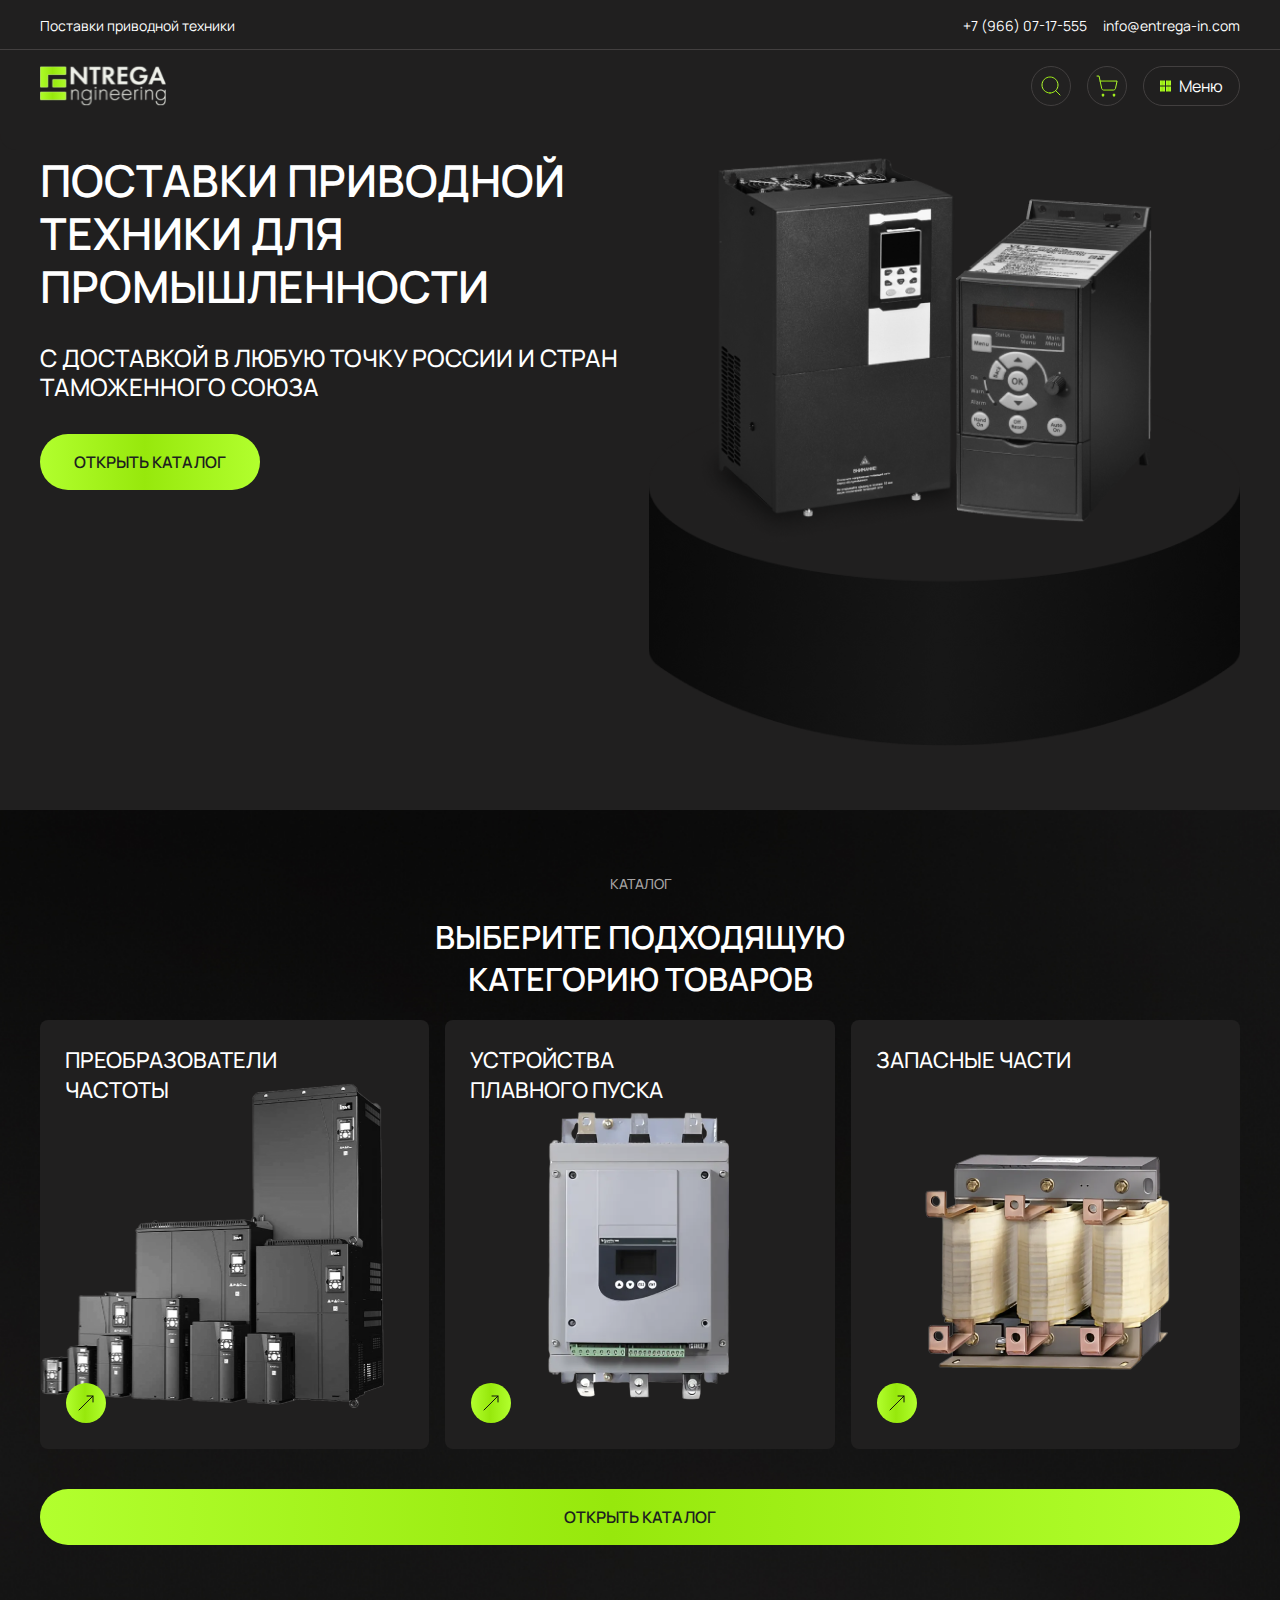
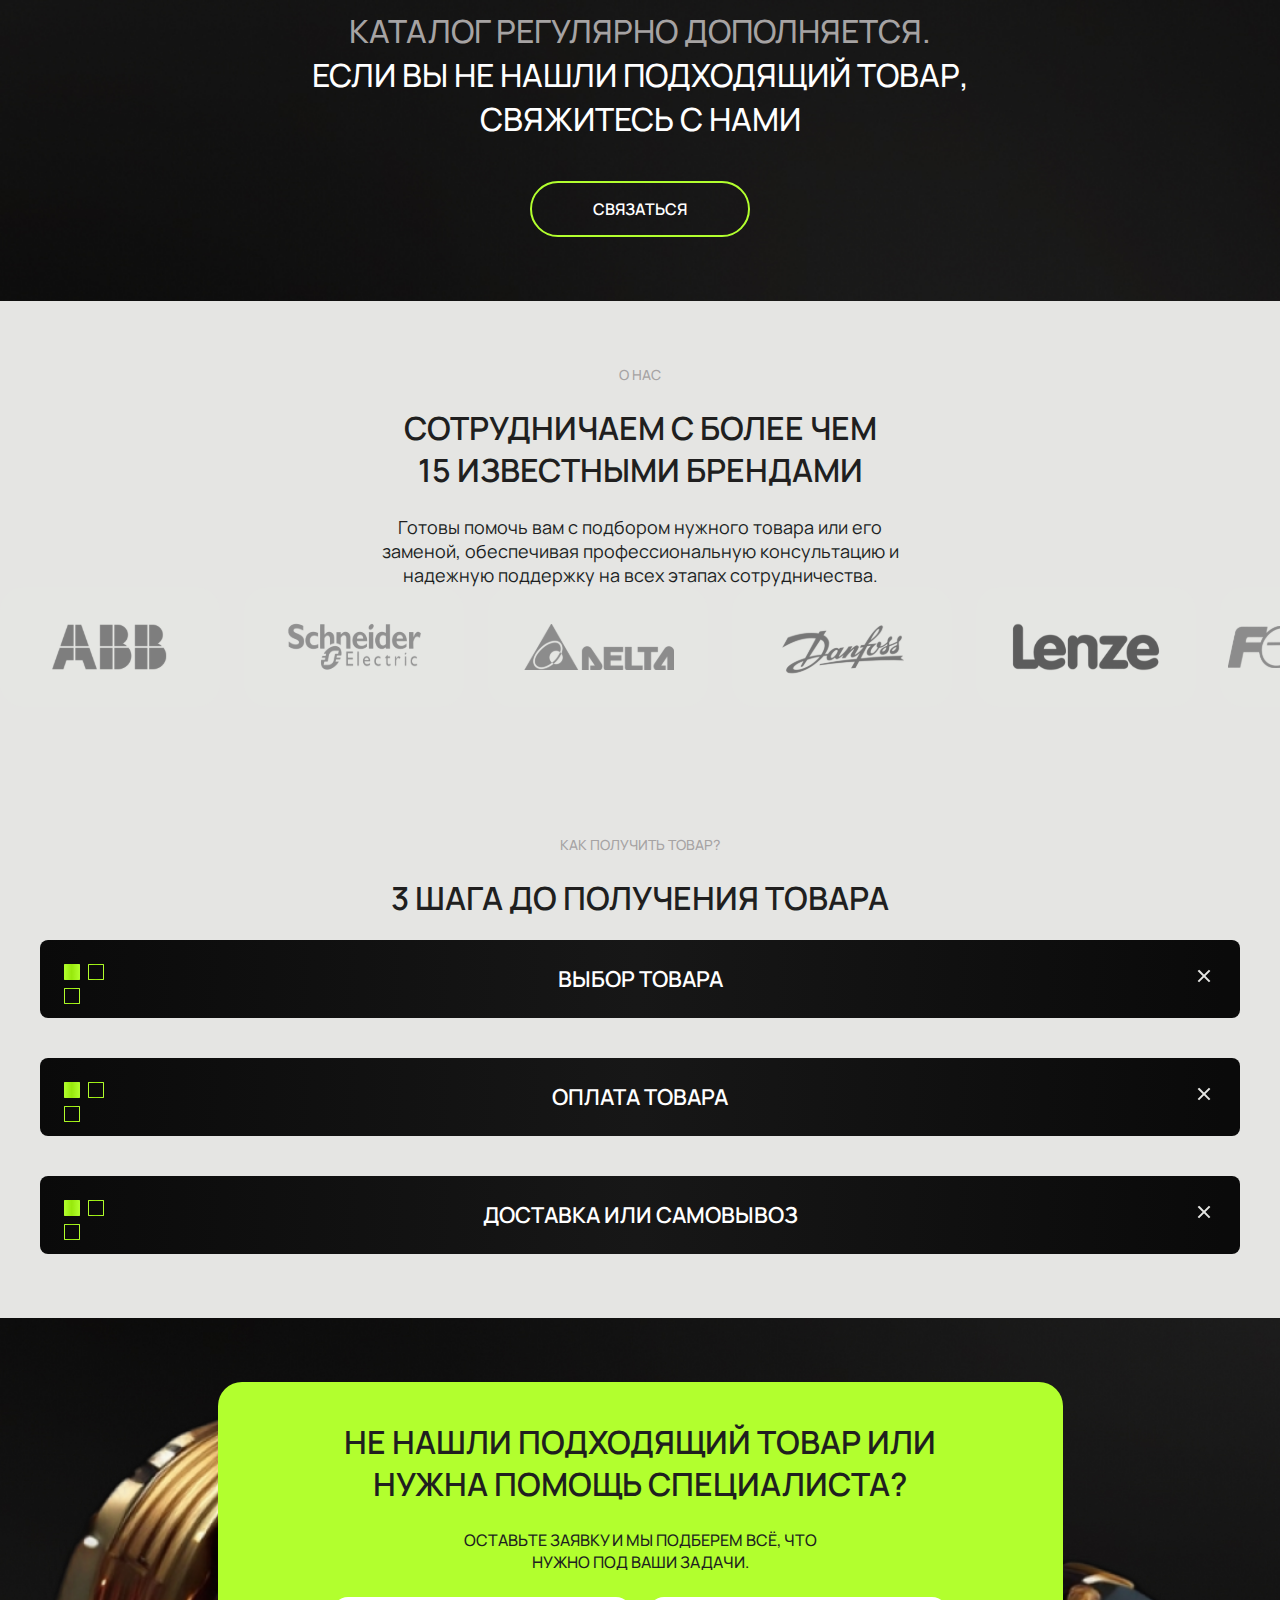
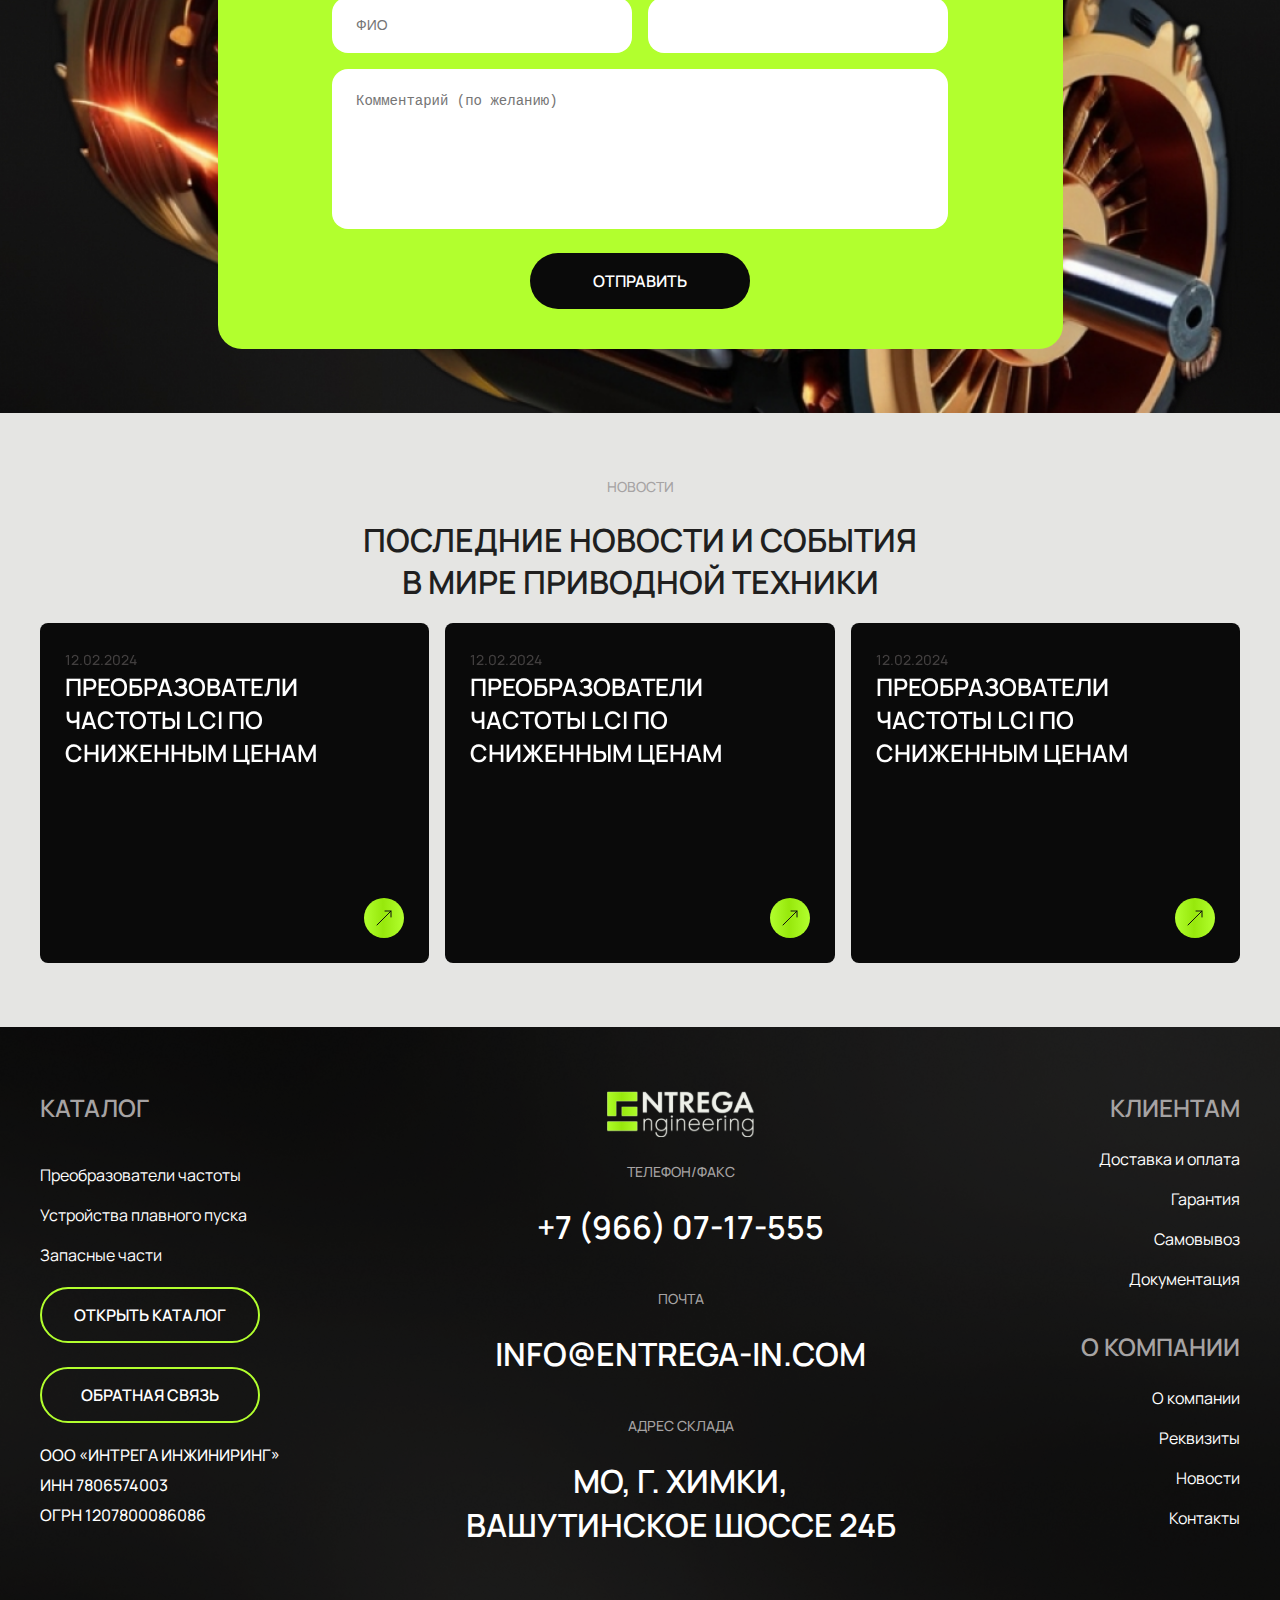
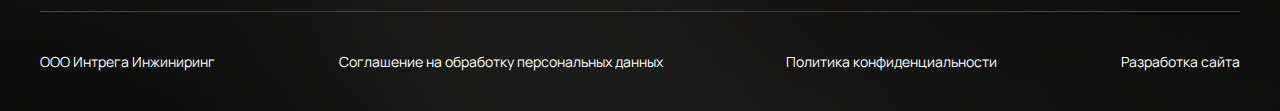
<file: wp-content/themes/верстка/entrega/index.html>
<!doctype html>
<html lang="ru">
<head>
    <meta charset="UTF-8">
    <meta name="viewport"
          content="minimum-scale=1,target-densitydpi=device-dpi,width=device-width,initial-scale=1,maximum-scale=1,user-scalable=no">
    <title>Title Here</title>
    <script src="https://api-maps.yandex.ru/2.1/?apikey=&lt;ваш API-ключ&gt;&amp;lang=ru_RU"></script>
    <script defer="defer" src="index.js"></script>
    <link href="main.css" rel="stylesheet">
</head>
<body>
<div class="wrapper">
    <header class="header">
        <div class="header__wrap">
            <div class="header__top">
                <div class="container"><span>Поставки приводной техники</span>
                    <div class="header__nav"><a href="delivery.html">Доставка и оплата</a><a href="about.html">О
                        компании</a><a href="contacts.html">Контакты</a></div>
                    <div class="header__contacts"><a class="header__contacts-tel" href="tel:+79660717555">+7 (966)
                        07-17-555</a><a class="header__contacts-mail" href="mailto:info@entrega-in.com">info@entrega-in.com</a>
                    </div>
                </div>
            </div>
            <div class="header__bottom">
                <div class="container"><a class="header__logo" href="/"><img src="icons/logo..svg" alt=""></a>
                    <div class="header__selects"><select class="mySelect">
                        <option value="">Преобразователи частоты</option>
                        <option value="">Преобразователи частоты</option>
                        <option value="">Преобразователи частоты</option>
                    </select><select class="mySelect">
                        <option value="">Устройства плавного пуска</option>
                        <option value="">Устройства плавного пуска</option>
                        <option value="">Устройства плавного пуска</option>
                    </select><select class="mySelect">
                        <option value="">Запасные части</option>
                        <option value="">Запасные части</option>
                        <option value="">Запасные части</option>
                    </select></div>
                    <div class="header__btns">
                        <button class="header__search"><img src="icons/search..svg" alt=""></button>
                        <button class="header__basket"><img src="icons/basket..svg" alt=""></button>
                        <button class="burger"><img src="icons/burger-icn..svg" alt=""><span>Меню</span></button>
                    </div>
                </div>
            </div>
        </div>
        <div class="overlay">
            <div class="main-menu">
                <button class="main-menu__close"><img src="icons/close..svg" alt=""></button>
                <div class="main-menu__wrap"><a href="">Каталог</a><a href="">О компании</a><a href="">Клиентам</a><a
                        href="">Новости</a><a href="">Контакты</a><a href="tel:+79660717555">+7 (966) 07-17-555</a>
                    <button class="btn btn--second open-modal">Связаться с нами</button>
                </div>
            </div>
        </div>
    </header>
    <main>
        <section class="main-block">
            <div class="container">
                <div class="main-block__wrap">
                    <div class="main-block__content"><h1 class="header__title">Поставки приводной техники для
                        промышленности</h1><span class="header__subtitle">с доставкой в любую точку России и стран Таможенного Союза</span><a
                            class="btn btn--main" href="/catalog.html">Открыть каталог</a></div>
                    <img src="images/main-pic..png" alt=""></div>
            </div>
        </section>
        <section class="catalog-block --dark">
            <div class="container">
                <div class="catalog-block__wrap"><span class="uptitle">Каталог</span>
                    <h2 class="title">Выберите подходящую<br>категорию товаров</h2>
                    <div class="catalog-block__wrap">
                        <div class="catalog-block__category"><a class="item" href=""><h3>Преобразователи<br>частоты</h3>
                        </a><a class="item" href=""><h3>Устройства<br>плавного пуска</h3></a><a class="item" href="">
                            <h3>запасные части</h3></a></div>
                    </div>
                    <a class="btn btn--main" href="">Открыть каталог</a>
                    <div class="catalog-block__footer"><span>Каталог регулярно дополняется. </span><span>Если вы не нашли подходящий товар,<br>свяжитесь с нами</span><a
                            class="btn btn--second open-modal">Связаться</a></div>
                </div>
            </div>
        </section>
        <section class="partners">
            <div class="container">
                <div class="partners__wrap"><span class="uptitle">О нас</span>
                    <h2 class="title">сотрудничаем с более чем<br>15 известными брендами</h2><span
                            class="partners__subtitle">Готовы помочь вам с подбором нужного товара или его заменой, обеспечивая профессиональную консультацию и надежную поддержку на всех этапах сотрудничества.</span>
                </div>
            </div>
            <div class="b-marquee-line">
                <div class="b-marquee-line__flow">
                    <div class="b-marquee-line__flow-in"><span class="b-marquee-line__flow-block"><img
                            class="b-marquee-line__flow-item" src="icons/logo 1..svg" alt=""><img
                            class="b-marquee-line__flow-item" src="icons/logo 2..svg" alt=""><img
                            class="b-marquee-line__flow-item" src="icons/logo 3..svg" alt=""><img
                            class="b-marquee-line__flow-item" src="icons/logo 4..svg" alt=""><img
                            class="b-marquee-line__flow-item" src="icons/logo 5..svg" alt=""><img
                            class="b-marquee-line__flow-item" src="icons/logo 6..svg" alt=""><img
                            class="b-marquee-line__flow-item" src="icons/logo 7..svg" alt=""><img
                            class="b-marquee-line__flow-item" src="icons/logo 8..svg" alt=""></span><span
                            class="b-marquee-line__flow-block"><img class="b-marquee-line__flow-item"
                                                                    src="icons/logo 9..svg" alt=""><img
                            class="b-marquee-line__flow-item" src="icons/logo 10..svg" alt=""><img
                            class="b-marquee-line__flow-item" src="icons/logo 11..svg" alt=""><img
                            class="b-marquee-line__flow-item" src="icons/logo 12..svg" alt=""><img
                            class="b-marquee-line__flow-item" src="icons/logo 13..svg" alt=""><img
                            class="b-marquee-line__flow-item" src="icons/logo 14..svg" alt=""><img
                            class="b-marquee-line__flow-item" src="icons/logo 15..svg" alt=""><img
                            class="b-marquee-line__flow-item" src="icons/logo 16..svg" alt=""></span></div>
                </div>
            </div>
        </section>
        <section class="steps">
            <div class="container">
                <div class="steps__wrap"><span class="uptitle">как получить товар?</span>
                    <h2 class="title">3 шага до получения товара</h2>
                    <div class="accordion-container steps__items">
                        <div class="ac item">
                            <button class="stes__close"><img src="icons/close..svg" alt=""></button>
                            <h3 class="ac-header ac-trigger">Выбор товара</h3>
                            <div class="ac-panel">
                                <div class="item__text"><p>Выберите товар из каталога и добавьте его в корзину.
                                    В корзине заполните форму обратной связи.</p>
                                    <p>В течении 30 минут с вами свяжется меннеджер, чтобы подтвертидь заказ и ответить
                                        на все инетерсующие вас вопросы.</p></div>
                                <a class="btn btn--second" href="">Открыть каталог</a><img class="item__icn"
                                                                                           src="images/icn1..png"
                                                                                           alt=""></div>
                        </div>
                        <div class="ac item">
                            <button class="stes__close"><img src="icons/close..svg" alt=""></button>
                            <h3 class="ac-header ac-trigger">Оплата товара</h3>
                            <div class="ac-panel">
                                <div class="item__text"><p>Выставляем счёт после оформления заказа и обсуждения всех
                                    условий доставки с меннеджером.</p></div>
                                <a class="btn btn--second" href="">Связаться</a><img class="item__icn"
                                                                                     src="images/icn1..png" alt="">
                            </div>
                        </div>
                        <div class="ac item">
                            <button class="stes__close"><img src="icons/close..svg" alt=""></button>
                            <h3 class="ac-header ac-trigger">Доставка или самовывоз</h3>
                            <div class="ac-panel">
                                <div class="item__text"><p>Точные сроки доставки в зависимости от выбранного способа или
                                    транспортной компанией. Стоимость доставки транспортной компании индивидуальна и
                                    будет рассчитана после оформления заказа.</p>
                                    <p>Самовывоз по адресу МО, г. Химки, Вашутинское шоссе 24Б</p></div>
                                <a class="btn btn--second" href="">Связаться</a><img class="item__icn"
                                                                                     src="images/icn1..png" alt="">
                            </div>
                        </div>
                    </div>
                </div>
            </div>
        </section>
        <section class="feedback">
            <div class="container">
                <div class="feedback__wrap"><h2 class="title">Не нашли подходящий товар или<br>нужна помощь специалиста?
                </h2><span
                        class="feedback__subtitle">Оставьте заявку и мы подберем всё, что<br>нужно под ваши задачи.</span>
                    <form class="feedback__form">
                        <div class="feedback__values"><input placeholder="ФИО"><input class="tel"><textarea
                                placeholder="Комментарий (по желанию)"></textarea></div>
                        <button class="btn btn--dark" type="submit">Отправить</button>
                    </form>
                </div>
            </div>
        </section>
        <section class="news-block">
            <div class="container">
                <div class="news-block__wrap"><span class="uptitle">Новости</span>
                    <h2 class="title">Последние новости и события<br>в мире приводной техники</h2>
                    <div class="swiper news-block__items">
                        <div class="swiper-wrapper"><a class="swiper-slide item" href=""><span class="item__date">12.02.2024</span>
                            <h3>Преобразователи частоты LCI по сниженным ценам</h3></a><a class="swiper-slide item"
                                                                                          href=""><span
                                class="item__date">12.02.2024</span>
                            <h3>Преобразователи частоты LCI по сниженным ценам</h3></a><a class="swiper-slide item"
                                                                                          href=""><span
                                class="item__date">12.02.2024</span>
                            <h3>Преобразователи частоты LCI по сниженным ценам</h3></a></div>
                    </div>
                </div>
            </div>
        </section>
    </main>
    <footer class="footer">
        <div class="container">
            <div class="footer__wrap">
                <div class="footer__block footer__block--catalog"><a class="footer__logo footer__logo--mobile"
                                                                     href=""><img src="icons/logo..svg" alt=""></a><h4
                        class="footer__title">Каталог</h4>
                    <div class="footer__links"><a href="">Преобразователи частоты</a><a href="">Устройства плавного
                        пуска</a><a href="">Запасные части</a></div>
                </div>
                <div class="footer__block footer__block--btns">
                    <div class="footer__btns"><a class="btn btn--second" href="">открыть каталог</a>
                        <button class="btn btn--second" href="">Обратная связь</button>
                    </div>
                </div>
                <div class="footer__block footer__block--list">
                    <ul class="footer__list">
                        <li>ООО «Интрега Инжиниринг»</li>
                        <li>ИНН 7806574003</li>
                        <li>ОГРН 1207800086086</li>
                    </ul>
                </div>
                <div class="footer__block footer__block--contacts"><a class="footer__logo footer__logo--desctop"
                                                                      href=""><img src="icons/logo..svg" alt=""></a>
                    <div class="footer__contacts">
                        <div class="footer__item"><span>Телефон/факс</span><a href="tel:+79660717555"> +7 (966)
                            07-17-555</a></div>
                        <div class="footer__item"><span>Почта</span><a href="mailto:info@entrega-in.com">info@entrega-in.com</a>
                        </div>
                        <div class="footer__item"><span>Адрес склада</span><a href="">МО, г. Химки,<br>Вашутинское шоссе
                            24Б</a></div>
                    </div>
                </div>
                <div class="footer__block footer__block--clients">
                    <div class="footer__item"><h4 class="footer__title">Клиентам</h4>
                        <div class="footer__links"><a href="">Доставка и оплата</a><a href="">Гарантия</a><a href="">Самовывоз</a><a
                                href="">Документация</a></div>
                    </div>
                    <div class="footer__item"><h4 class="footer__title">О компании</h4>
                        <div class="footer__links"><a href="">О компании</a><a href="">Реквизиты</a><a
                                href="">Новости</a><a href="">Контакты</a></div>
                    </div>
                </div>
            </div>
            <div class="footer__bottom"><a href="">ООО Интрега Инжиниринг</a><a href="">Соглашение на обработку
                персональных данных</a><a href="">Политика конфиденциальности</a><a href="">Разработка сайта</a></div>
        </div>
    </footer>
    <div class="vectors"></div>
</div>
</body>
</html>
</file>
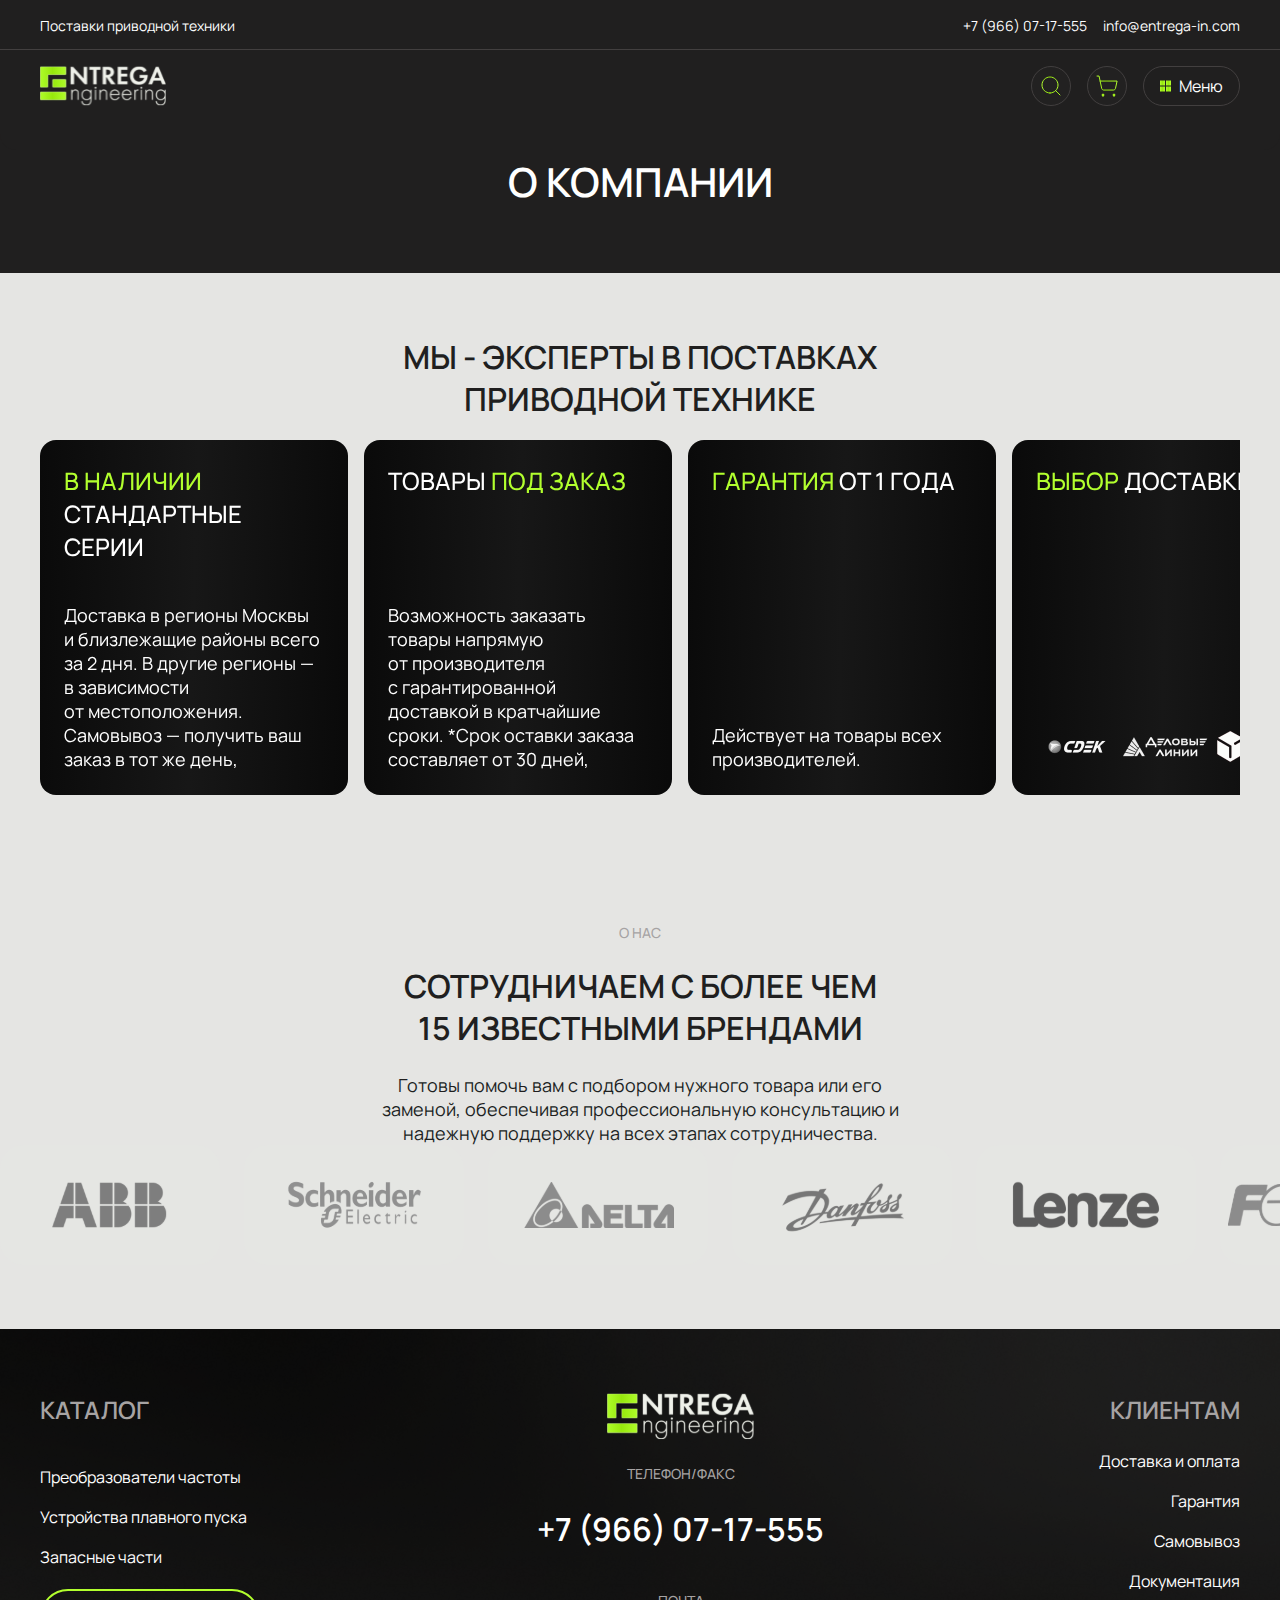
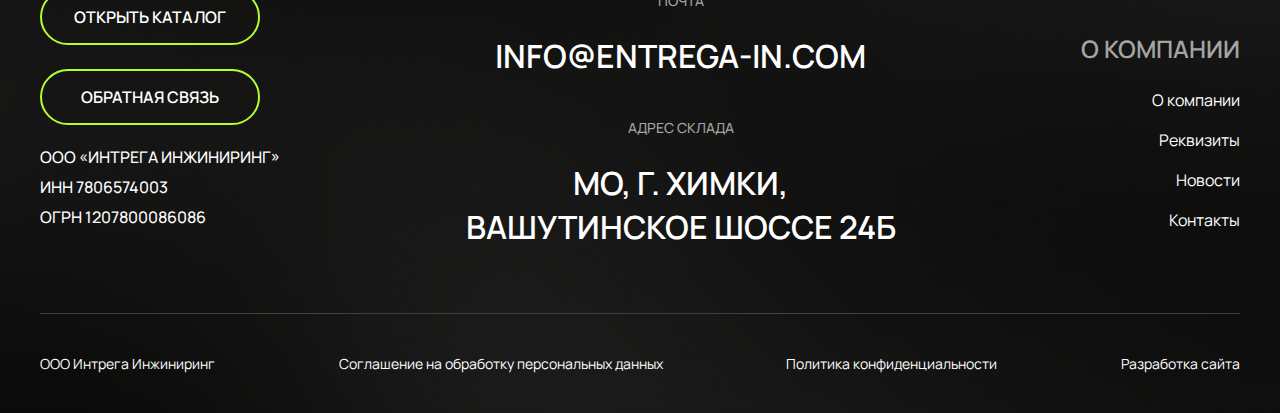
<file: wp-content/themes/верстка/entrega/about.html>
<!doctype html><html lang="ru"><head><meta charset="UTF-8"><meta name="viewport" content="minimum-scale=1,target-densitydpi=device-dpi,width=device-width,initial-scale=1,maximum-scale=1,user-scalable=no"><title>Title Here</title><script src="https://api-maps.yandex.ru/2.1/?apikey=&lt;ваш API-ключ&gt;&amp;lang=ru_RU"></script><script defer="defer" src="index.js"></script><link href="main.css" rel="stylesheet"></head><body><div class="wrapper"><header class="header"><div class="header__wrap"><div class="header__top"><div class="container"><span>Поставки приводной техники</span><div class="header__nav"><a href="delivery.html">Доставка и оплата</a><a href="about.html">О компании</a><a href="contacts.html">Контакты</a></div><div class="header__contacts"><a class="header__contacts-tel" href="tel:+79660717555">+7 (966) 07-17-555</a><a class="header__contacts-mail" href="mailto:info@entrega-in.com">info@entrega-in.com</a></div></div></div><div class="header__bottom"><div class="container"><a class="header__logo" href="/"><img src="icons/logo..svg" alt=""></a><div class="header__selects"><select class="mySelect"><option value="">Преобразователи частоты</option><option value="">Преобразователи частоты</option><option value="">Преобразователи частоты</option></select><select class="mySelect"><option value="">Устройства плавного пуска</option><option value="">Устройства плавного пуска</option><option value="">Устройства плавного пуска</option></select><select class="mySelect"><option value="">Запасные части</option><option value="">Запасные части</option><option value="">Запасные части</option></select></div><div class="header__btns"><button class="header__search"><img src="icons/search..svg" alt=""></button><button class="header__basket"><img src="icons/basket..svg" alt=""></button><button class="burger"><img src="icons/burger-icn..svg" alt=""><span>Меню</span></button></div></div></div></div><div class="overlay"><div class="main-menu"><button class="main-menu__close"><img src="icons/close..svg" alt=""></button><div class="main-menu__wrap"><a href="">Каталог</a><a href="">О компании</a><a href="">Клиентам</a><a href="">Новости</a><a href="">Контакты</a><a href="tel:+79660717555">+7 (966) 07-17-555</a><button class="btn btn--second open-modal">Связаться с нами</button></div></div></div></header><main><section class="first-section"><div class="container"><div class="about__wrap"><h1 class="title">О компании</h1></div></div></section><section class="about"><div class="container"><div class="about__wrap"><h2 class="title">Мы - эксперты в поставках<br>приводной технике</h2><div class="swiper about__items"><div class="swiper-wrapper"><div class="swiper-slide"><div class="item"><h3><span>в наличии</span> стандартные серии</h3><p>Доставка в регионы Москвы и близлежащие районы всего за 2 дня. В другие регионы — в зависимости от местоположения. Самовывоз — получить ваш заказ в тот же день,</p></div></div><div class="swiper-slide"><div class="item"><h3>товары <span>под заказ</span></h3><p>Возможность заказать товары напрямую от производителя с гарантированной доставкой в кратчайшие сроки. *Срок оставки заказа составляет от 30 дней,</p></div></div><div class="swiper-slide"><div class="item"><h3><span>Гарантия</span> от 1 года</h3><p>Действует на товары всех производителей.</p></div></div><div class="swiper-slide"><div class="item"><h3><span>ВЫБОР</span> ДОСТАВКИ</h3><div class="item__delivery"><img src="images/d1..png" alt=""><img src="images/d2..png" alt=""><img src="images/d3..png" alt=""></div></div></div></div></div></div></div></section><section class="partners"><div class="container"><div class="partners__wrap"><span class="uptitle">О нас</span><h2 class="title">сотрудничаем с более чем<br>15 известными брендами</h2><span class="partners__subtitle">Готовы помочь вам с подбором нужного товара или его заменой, обеспечивая профессиональную консультацию и надежную поддержку на всех этапах сотрудничества.</span></div></div><div class="b-marquee-line"><div class="b-marquee-line__flow"><div class="b-marquee-line__flow-in"><span class="b-marquee-line__flow-block"><img class="b-marquee-line__flow-item" src="icons/logo 1..svg" alt=""><img class="b-marquee-line__flow-item" src="icons/logo 2..svg" alt=""><img class="b-marquee-line__flow-item" src="icons/logo 3..svg" alt=""><img class="b-marquee-line__flow-item" src="icons/logo 4..svg" alt=""><img class="b-marquee-line__flow-item" src="icons/logo 5..svg" alt=""><img class="b-marquee-line__flow-item" src="icons/logo 6..svg" alt=""><img class="b-marquee-line__flow-item" src="icons/logo 7..svg" alt=""><img class="b-marquee-line__flow-item" src="icons/logo 8..svg" alt=""></span><span class="b-marquee-line__flow-block"><img class="b-marquee-line__flow-item" src="icons/logo 9..svg" alt=""><img class="b-marquee-line__flow-item" src="icons/logo 10..svg" alt=""><img class="b-marquee-line__flow-item" src="icons/logo 11..svg" alt=""><img class="b-marquee-line__flow-item" src="icons/logo 12..svg" alt=""><img class="b-marquee-line__flow-item" src="icons/logo 13..svg" alt=""><img class="b-marquee-line__flow-item" src="icons/logo 14..svg" alt=""><img class="b-marquee-line__flow-item" src="icons/logo 15..svg" alt=""><img class="b-marquee-line__flow-item" src="icons/logo 16..svg" alt=""></span></div></div></div></section></main><footer class="footer"><div class="container"><div class="footer__wrap"><div class="footer__block footer__block--catalog"><a class="footer__logo footer__logo--mobile" href=""><img src="icons/logo..svg" alt=""></a><h4 class="footer__title">Каталог</h4><div class="footer__links"><a href="">Преобразователи частоты</a><a href="">Устройства плавного пуска</a><a href="">Запасные части</a></div></div><div class="footer__block footer__block--btns"><div class="footer__btns"><a class="btn btn--second" href="">открыть каталог</a><button class="btn btn--second" href="">Обратная связь</button></div></div><div class="footer__block footer__block--list"><ul class="footer__list"><li>ООО «Интрега Инжиниринг»</li><li>ИНН 7806574003</li><li>ОГРН 1207800086086</li></ul></div><div class="footer__block footer__block--contacts"><a class="footer__logo footer__logo--desctop" href=""><img src="icons/logo..svg" alt=""></a><div class="footer__contacts"><div class="footer__item"><span>Телефон/факс</span><a href="tel:+79660717555"> +7 (966) 07-17-555</a></div><div class="footer__item"><span>Почта</span><a href="mailto:info@entrega-in.com">info@entrega-in.com</a></div><div class="footer__item"><span>Адрес склада</span><a href="">МО, г. Химки,<br>Вашутинское шоссе 24Б</a></div></div></div><div class="footer__block footer__block--clients"><div class="footer__item"><h4 class="footer__title">Клиентам</h4><div class="footer__links"><a href="">Доставка и оплата</a><a href="">Гарантия</a><a href="">Самовывоз</a><a href="">Документация</a></div></div><div class="footer__item"><h4 class="footer__title">О компании</h4><div class="footer__links"><a href="">О компании</a><a href="">Реквизиты</a><a href="">Новости</a><a href="">Контакты</a></div></div></div></div><div class="footer__bottom"><a href="">ООО Интрега Инжиниринг</a><a href="">Соглашение на обработку персональных данных</a><a href="">Политика конфиденциальности</a><a href="">Разработка сайта</a></div></div></footer><div class="vectors"></div></div></body></html>
</file>
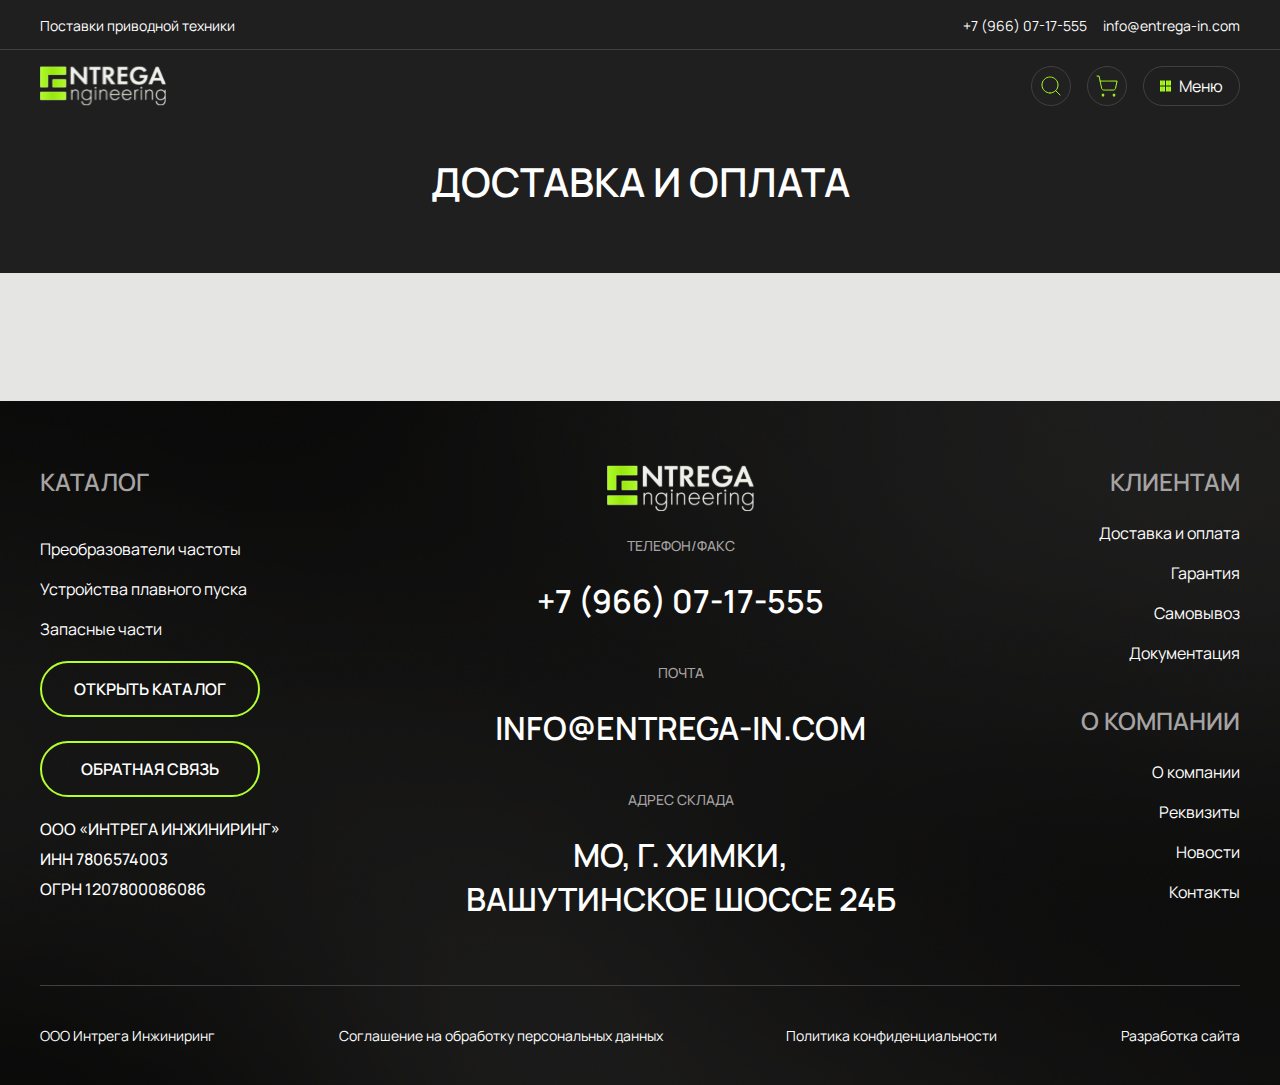
<file: wp-content/themes/верстка/entrega/basket.html>
<!doctype html><html lang="ru"><head><meta charset="UTF-8"><meta name="viewport" content="minimum-scale=1,target-densitydpi=device-dpi,width=device-width,initial-scale=1,maximum-scale=1,user-scalable=no"><title>Title Here</title><script src="https://api-maps.yandex.ru/2.1/?apikey=&lt;ваш API-ключ&gt;&amp;lang=ru_RU"></script><script defer="defer" src="index.js"></script><link href="main.css" rel="stylesheet"></head><body><div class="wrapper"><header class="header"><div class="header__wrap"><div class="header__top"><div class="container"><span>Поставки приводной техники</span><div class="header__nav"><a href="delivery.html">Доставка и оплата</a><a href="about.html">О компании</a><a href="contacts.html">Контакты</a></div><div class="header__contacts"><a class="header__contacts-tel" href="tel:+79660717555">+7 (966) 07-17-555</a><a class="header__contacts-mail" href="mailto:info@entrega-in.com">info@entrega-in.com</a></div></div></div><div class="header__bottom"><div class="container"><a class="header__logo" href="/"><img src="icons/logo..svg" alt=""></a><div class="header__selects"><select class="mySelect"><option value="">Преобразователи частоты</option><option value="">Преобразователи частоты</option><option value="">Преобразователи частоты</option></select><select class="mySelect"><option value="">Устройства плавного пуска</option><option value="">Устройства плавного пуска</option><option value="">Устройства плавного пуска</option></select><select class="mySelect"><option value="">Запасные части</option><option value="">Запасные части</option><option value="">Запасные части</option></select></div><div class="header__btns"><button class="header__search"><img src="icons/search..svg" alt=""></button><button class="header__basket"><img src="icons/basket..svg" alt=""></button><button class="burger"><img src="icons/burger-icn..svg" alt=""><span>Меню</span></button></div></div></div></div><div class="overlay"><div class="main-menu"><button class="main-menu__close"><img src="icons/close..svg" alt=""></button><div class="main-menu__wrap"><a href="">Каталог</a><a href="">О компании</a><a href="">Клиентам</a><a href="">Новости</a><a href="">Контакты</a><a href="tel:+79660717555">+7 (966) 07-17-555</a><button class="btn btn--second open-modal">Связаться с нами</button></div></div></div></header><main><section class="first-section"><div class="container"><h1 class="title">Доставка и оплата</h1></div></section><section></section></main><footer class="footer"><div class="container"><div class="footer__wrap"><div class="footer__block footer__block--catalog"><a class="footer__logo footer__logo--mobile" href=""><img src="icons/logo..svg" alt=""></a><h4 class="footer__title">Каталог</h4><div class="footer__links"><a href="">Преобразователи частоты</a><a href="">Устройства плавного пуска</a><a href="">Запасные части</a></div></div><div class="footer__block footer__block--btns"><div class="footer__btns"><a class="btn btn--second" href="">открыть каталог</a><button class="btn btn--second" href="">Обратная связь</button></div></div><div class="footer__block footer__block--list"><ul class="footer__list"><li>ООО «Интрега Инжиниринг»</li><li>ИНН 7806574003</li><li>ОГРН 1207800086086</li></ul></div><div class="footer__block footer__block--contacts"><a class="footer__logo footer__logo--desctop" href=""><img src="icons/logo..svg" alt=""></a><div class="footer__contacts"><div class="footer__item"><span>Телефон/факс</span><a href="tel:+79660717555"> +7 (966) 07-17-555</a></div><div class="footer__item"><span>Почта</span><a href="mailto:info@entrega-in.com">info@entrega-in.com</a></div><div class="footer__item"><span>Адрес склада</span><a href="">МО, г. Химки,<br>Вашутинское шоссе 24Б</a></div></div></div><div class="footer__block footer__block--clients"><div class="footer__item"><h4 class="footer__title">Клиентам</h4><div class="footer__links"><a href="">Доставка и оплата</a><a href="">Гарантия</a><a href="">Самовывоз</a><a href="">Документация</a></div></div><div class="footer__item"><h4 class="footer__title">О компании</h4><div class="footer__links"><a href="">О компании</a><a href="">Реквизиты</a><a href="">Новости</a><a href="">Контакты</a></div></div></div></div><div class="footer__bottom"><a href="">ООО Интрега Инжиниринг</a><a href="">Соглашение на обработку персональных данных</a><a href="">Политика конфиденциальности</a><a href="">Разработка сайта</a></div></div></footer><div class="vectors"></div></div></body></html>
</file>
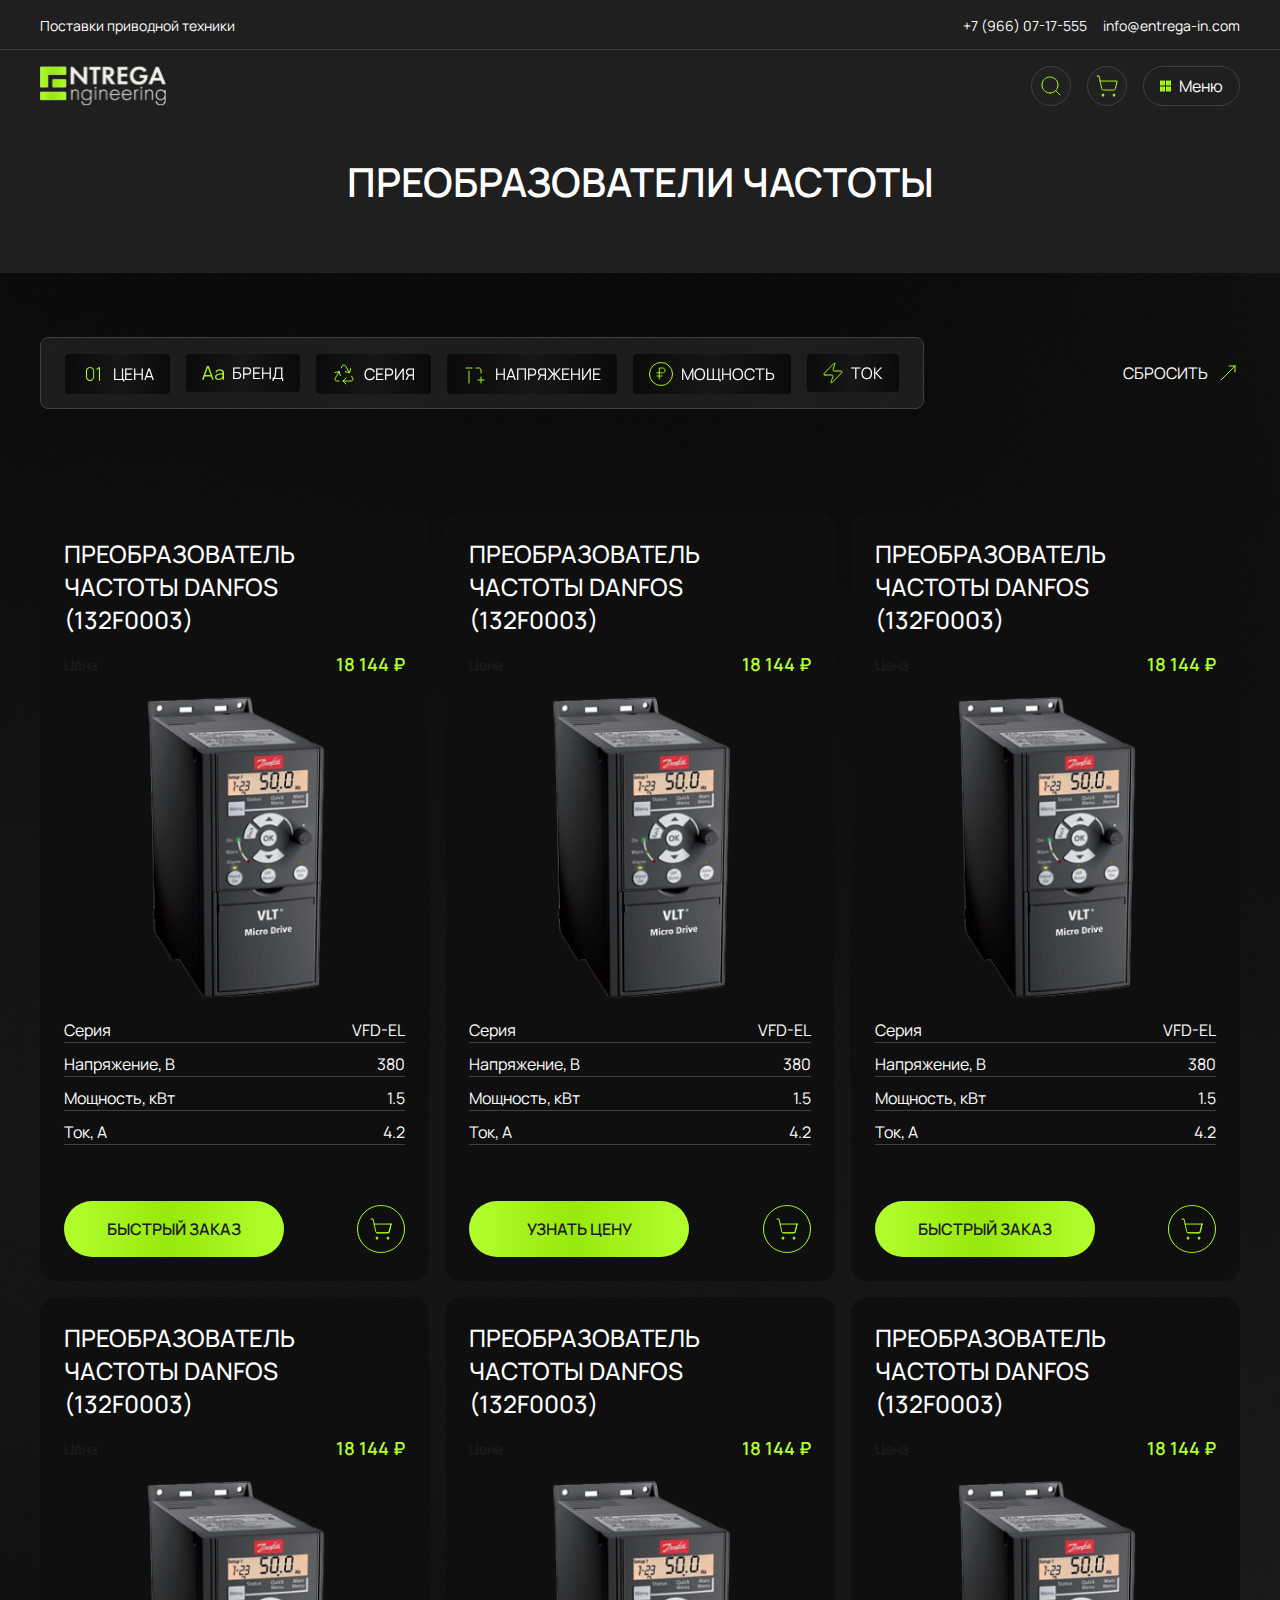
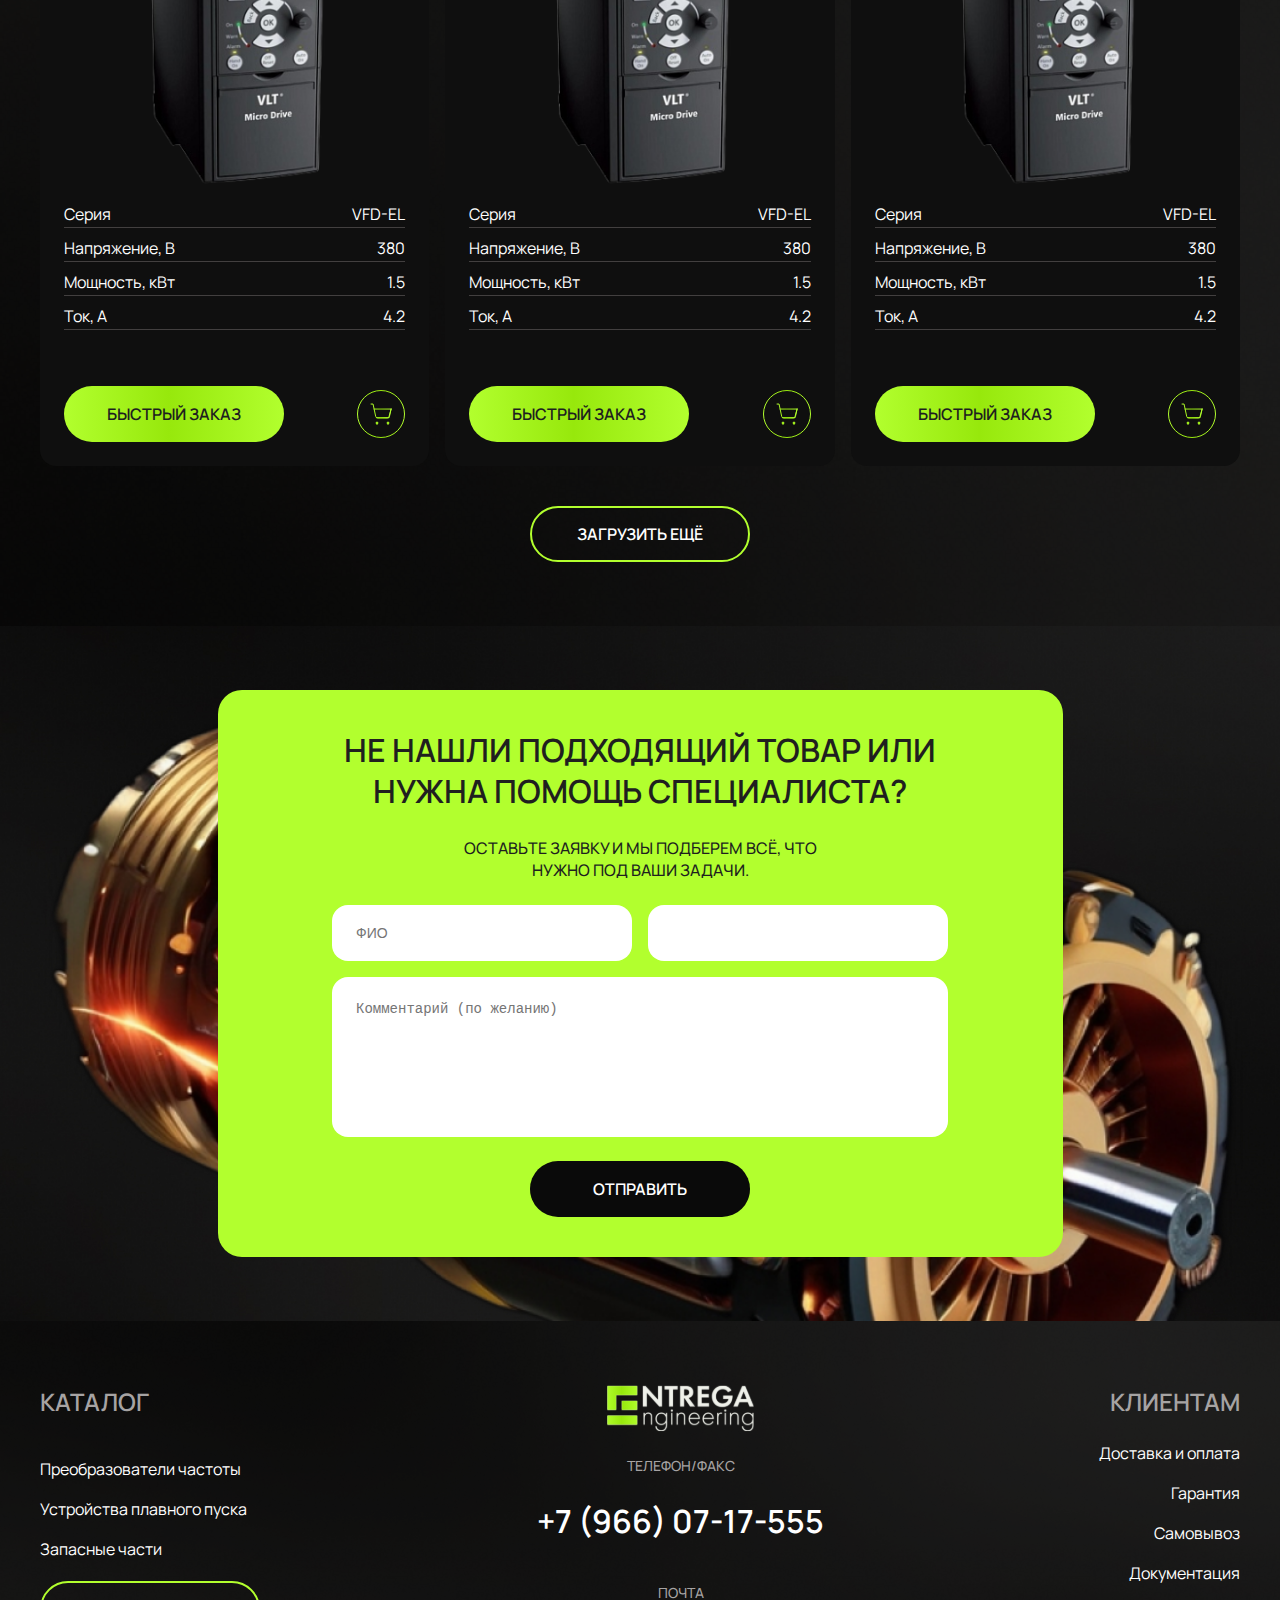
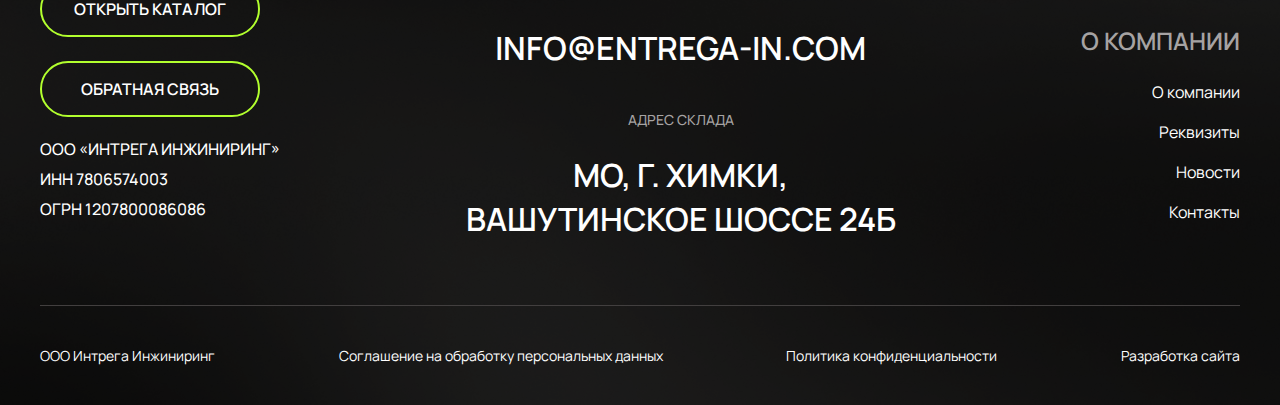
<file: wp-content/themes/верстка/entrega/catalog.html>
<!doctype html>
<html lang="ru">
<head>
    <meta charset="UTF-8">
    <meta name="viewport"
          content="minimum-scale=1,target-densitydpi=device-dpi,width=device-width,initial-scale=1,maximum-scale=1,user-scalable=no">
    <title>Title Here</title>
    <script src="https://api-maps.yandex.ru/2.1/?apikey=&lt;ваш API-ключ&gt;&amp;lang=ru_RU"></script>
    <script defer="defer" src="index.js"></script>
    <link href="main.css" rel="stylesheet">
</head>
<body>
<div class="wrapper">
    <header class="header">
        <div class="header__wrap">
            <div class="header__top">
                <div class="container"><span>Поставки приводной техники</span>
                    <div class="header__nav"><a href="delivery.html">Доставка и оплата</a><a href="about.html">О
                        компании</a><a href="contacts.html">Контакты</a></div>
                    <div class="header__contacts"><a class="header__contacts-tel" href="tel:+79660717555">+7 (966)
                        07-17-555</a><a class="header__contacts-mail" href="mailto:info@entrega-in.com">info@entrega-in.com</a>
                    </div>
                </div>
            </div>
            <div class="header__bottom">
                <div class="container"><a class="header__logo" href="/"><img src="icons/logo..svg" alt=""></a>
                    <div class="header__selects"><select class="mySelect">
                        <option value="">Преобразователи частоты</option>
                        <option value="">Преобразователи частоты</option>
                        <option value="">Преобразователи частоты</option>
                    </select><select class="mySelect">
                        <option value="">Устройства плавного пуска</option>
                        <option value="">Устройства плавного пуска</option>
                        <option value="">Устройства плавного пуска</option>
                    </select><select class="mySelect">
                        <option value="">Запасные части</option>
                        <option value="">Запасные части</option>
                        <option value="">Запасные части</option>
                    </select></div>
                    <div class="header__btns">
                        <button class="header__search"><img src="icons/search..svg" alt=""></button>
                        <button class="header__basket"><img src="icons/basket..svg" alt=""></button>
                        <button class="burger"><img src="icons/burger-icn..svg" alt=""><span>Меню</span></button>
                    </div>
                </div>
            </div>
        </div>
        <div class="overlay">
            <div class="main-menu">
                <button class="main-menu__close"><img src="icons/close..svg" alt=""></button>
                <div class="main-menu__wrap">
                    <a href="">Каталог</a><a href="">О компании</a><a href="">Клиентам</a><a
                        href="">Новости</a><a href="">Контакты</a><a href="tel:+79660717555">+7 (966) 07-17-555</a>
                    <button class="btn btn--second open-modal">Связаться с нами</button>
                </div>
            </div>
        </div>
    </header>
    <main>
        <section class="first-section"><h1 class="title">Преобразователи частоты</h1></section>
        <section class="catalog">
            <div class="container">
                <div class="catalog__wrap">
                    <div class="catalog__top">
                        <div class="catalog__filter">
                            <div class="item">
                                <div class="item__btn"><img src="icons/filter..svg" alt=""><span>Цена</span></div>
                            </div>
                            <div class="item">
                                <div class="item__btn"><img src="icons/filter1..svg" alt=""><span>Бренд</span></div>
                            </div>
                            <div class="item">
                                <div class="item__btn"><img src="icons/filter2..svg" alt=""><span>Серия</span></div>
                            </div>
                            <div class="item">
                                <div class="item__btn"><img src="icons/filter3..svg" alt=""><span>Напряжение</span>
                                </div>
                            </div>
                            <div class="item">
                                <div class="item__btn"><img src="icons/filter4..svg" alt=""><span>Мощность</span></div>
                            </div>
                            <div class="item">
                                <div class="item__btn"><img src="icons/filter5..svg" alt=""><span>Ток</span></div>
                            </div>
                        </div>
                        <button class="catalog__reset">Сбросить<img src="icons/move-up-right..svg" alt=""></button>
                    </div>
                    <div class="catalog__cards">
                        <div class="item">
                            <h3>Преобразователь частоты Danfos (132F0003)</h3>
                            <div class="item__price"><span>Цена</span><span class="item__price-current">18 144 ₽</span>
                            </div>
                            <div class="item__image"><img src="images/card1..png" alt=""></div>
                            <ul class="item__list">
                                <li><span>Серия</span><span>VFD-EL</span></li>
                                <li><span>Напряжение, В</span><span>380</span></li>
                                <li><span>Мощность, кВт</span><span>1.5</span></li>
                                <li><span>Ток, А</span><span>4.2</span></li>
                            </ul>
                            <div class="item__footer">
                                <button class="btn btn--main">Быстрый заказ</button>
                                <img src="icons/basket-icn..svg" width="48" height="48" alt=""></div>
                        </div>
                        <div class="item"><h3>Преобразователь частоты Danfos (132F0003)</h3>
                            <div class="item__price"><span>Цена</span><span class="item__price-current">18 144 ₽</span>
                            </div>
                            <div class="item__image"><img src="images/card1..png" alt=""></div>
                            <ul class="item__list">
                                <li><span>Серия</span><span>VFD-EL</span></li>
                                <li><span>Напряжение, В</span><span>380</span></li>
                                <li><span>Мощность, кВт</span><span>1.5</span></li>
                                <li><span>Ток, А</span><span>4.2</span></li>
                            </ul>
                            <div class="item__footer">
                                <button class="btn btn--main">Узнать цену</button>
                                <img src="icons/basket-icn..svg" width="48" height="48" alt=""></div>
                        </div>
                        <div class="item"><h3>Преобразователь частоты Danfos (132F0003)</h3>
                            <div class="item__price"><span>Цена</span><span class="item__price-current">18 144 ₽</span>
                            </div>
                            <div class="item__image"><img src="images/card1..png" alt=""></div>
                            <ul class="item__list">
                                <li><span>Серия</span><span>VFD-EL</span></li>
                                <li><span>Напряжение, В</span><span>380</span></li>
                                <li><span>Мощность, кВт</span><span>1.5</span></li>
                                <li><span>Ток, А</span><span>4.2</span></li>
                            </ul>
                            <div class="item__footer">
                                <button class="btn btn--main">Быстрый заказ</button>
                                <img src="icons/basket-icn..svg" width="48" height="48" alt=""></div>
                        </div>
                        <div class="item"><h3>Преобразователь частоты Danfos (132F0003)</h3>
                            <div class="item__price"><span>Цена</span><span class="item__price-current">18 144 ₽</span>
                            </div>
                            <div class="item__image"><img src="images/card1..png" alt=""></div>
                            <ul class="item__list">
                                <li><span>Серия</span><span>VFD-EL</span></li>
                                <li><span>Напряжение, В</span><span>380</span></li>
                                <li><span>Мощность, кВт</span><span>1.5</span></li>
                                <li><span>Ток, А</span><span>4.2</span></li>
                            </ul>
                            <div class="item__footer">
                                <button class="btn btn--main">Быстрый заказ</button>
                                <img src="icons/basket-icn..svg" width="48" height="48" alt=""></div>
                        </div>
                        <div class="item"><h3>Преобразователь частоты Danfos (132F0003)</h3>
                            <div class="item__price"><span>Цена</span><span class="item__price-current">18 144 ₽</span>
                            </div>
                            <div class="item__image"><img src="images/card1..png" alt=""></div>
                            <ul class="item__list">
                                <li><span>Серия</span><span>VFD-EL</span></li>
                                <li><span>Напряжение, В</span><span>380</span></li>
                                <li><span>Мощность, кВт</span><span>1.5</span></li>
                                <li><span>Ток, А</span><span>4.2</span></li>
                            </ul>
                            <div class="item__footer">
                                <button class="btn btn--main">Быстрый заказ</button>
                                <img src="icons/basket-icn..svg" width="48" height="48" alt=""></div>
                        </div>
                        <div class="item"><h3>Преобразователь частоты Danfos (132F0003)</h3>
                            <div class="item__price"><span>Цена</span><span class="item__price-current">18 144 ₽</span>
                            </div>
                            <div class="item__image"><img src="images/card1..png" alt=""></div>
                            <ul class="item__list">
                                <li><span>Серия</span><span>VFD-EL</span></li>
                                <li><span>Напряжение, В</span><span>380</span></li>
                                <li><span>Мощность, кВт</span><span>1.5</span></li>
                                <li><span>Ток, А</span><span>4.2</span></li>
                            </ul>
                            <div class="item__footer">
                                <button class="btn btn--main">Быстрый заказ</button>
                                <img src="icons/basket-icn..svg" width="48" height="48" alt=""></div>
                        </div>
                    </div>
                    <button class="btn btn--second">Загрузить ещё</button>
                </div>
            </div>
        </section>
        <section class="feedback">
            <div class="container">
                <div class="feedback__wrap"><h2 class="title">Не нашли подходящий товар или<br>нужна помощь специалиста?
                </h2><span
                        class="feedback__subtitle">Оставьте заявку и мы подберем всё, что<br>нужно под ваши задачи.</span>
                    <form class="feedback__form">
                        <div class="feedback__values"><input placeholder="ФИО"><input class="tel"><textarea
                                placeholder="Комментарий (по желанию)"></textarea></div>
                        <button class="btn btn--dark" type="submit">Отправить</button>
                    </form>
                </div>
            </div>
        </section>
    </main>
    <footer class="footer">
        <div class="container">
            <div class="footer__wrap">
                <div class="footer__block footer__block--catalog"><a class="footer__logo footer__logo--mobile"
                                                                     href=""><img src="icons/logo..svg" alt=""></a><h4
                        class="footer__title">Каталог</h4>
                    <div class="footer__links"><a href="">Преобразователи частоты</a><a href="">Устройства плавного
                        пуска</a><a href="">Запасные части</a></div>
                </div>
                <div class="footer__block footer__block--btns">
                    <div class="footer__btns"><a class="btn btn--second" href="">открыть каталог</a>
                        <button class="btn btn--second" href="">Обратная связь</button>
                    </div>
                </div>
                <div class="footer__block footer__block--list">
                    <ul class="footer__list">
                        <li>ООО «Интрега Инжиниринг»</li>
                        <li>ИНН 7806574003</li>
                        <li>ОГРН 1207800086086</li>
                    </ul>
                </div>
                <div class="footer__block footer__block--contacts"><a class="footer__logo footer__logo--desctop"
                                                                      href=""><img src="icons/logo..svg" alt=""></a>
                    <div class="footer__contacts">
                        <div class="footer__item"><span>Телефон/факс</span><a href="tel:+79660717555"> +7 (966)
                            07-17-555</a></div>
                        <div class="footer__item"><span>Почта</span><a href="mailto:info@entrega-in.com">info@entrega-in.com</a>
                        </div>
                        <div class="footer__item"><span>Адрес склада</span><a href="">МО, г. Химки,<br>Вашутинское шоссе
                            24Б</a></div>
                    </div>
                </div>
                <div class="footer__block footer__block--clients">
                    <div class="footer__item"><h4 class="footer__title">Клиентам</h4>
                        <div class="footer__links"><a href="">Доставка и оплата</a><a href="">Гарантия</a><a href="">Самовывоз</a><a
                                href="">Документация</a></div>
                    </div>
                    <div class="footer__item"><h4 class="footer__title">О компании</h4>
                        <div class="footer__links"><a href="">О компании</a><a href="">Реквизиты</a><a
                                href="">Новости</a><a href="">Контакты</a></div>
                    </div>
                </div>
            </div>
            <div class="footer__bottom"><a href="">ООО Интрега Инжиниринг</a><a href="">Соглашение на обработку
                персональных данных</a><a href="">Политика конфиденциальности</a><a href="">Разработка сайта</a></div>
        </div>
    </footer>
    <div class="vectors"></div>
</div>
</body>
</html>
</file>
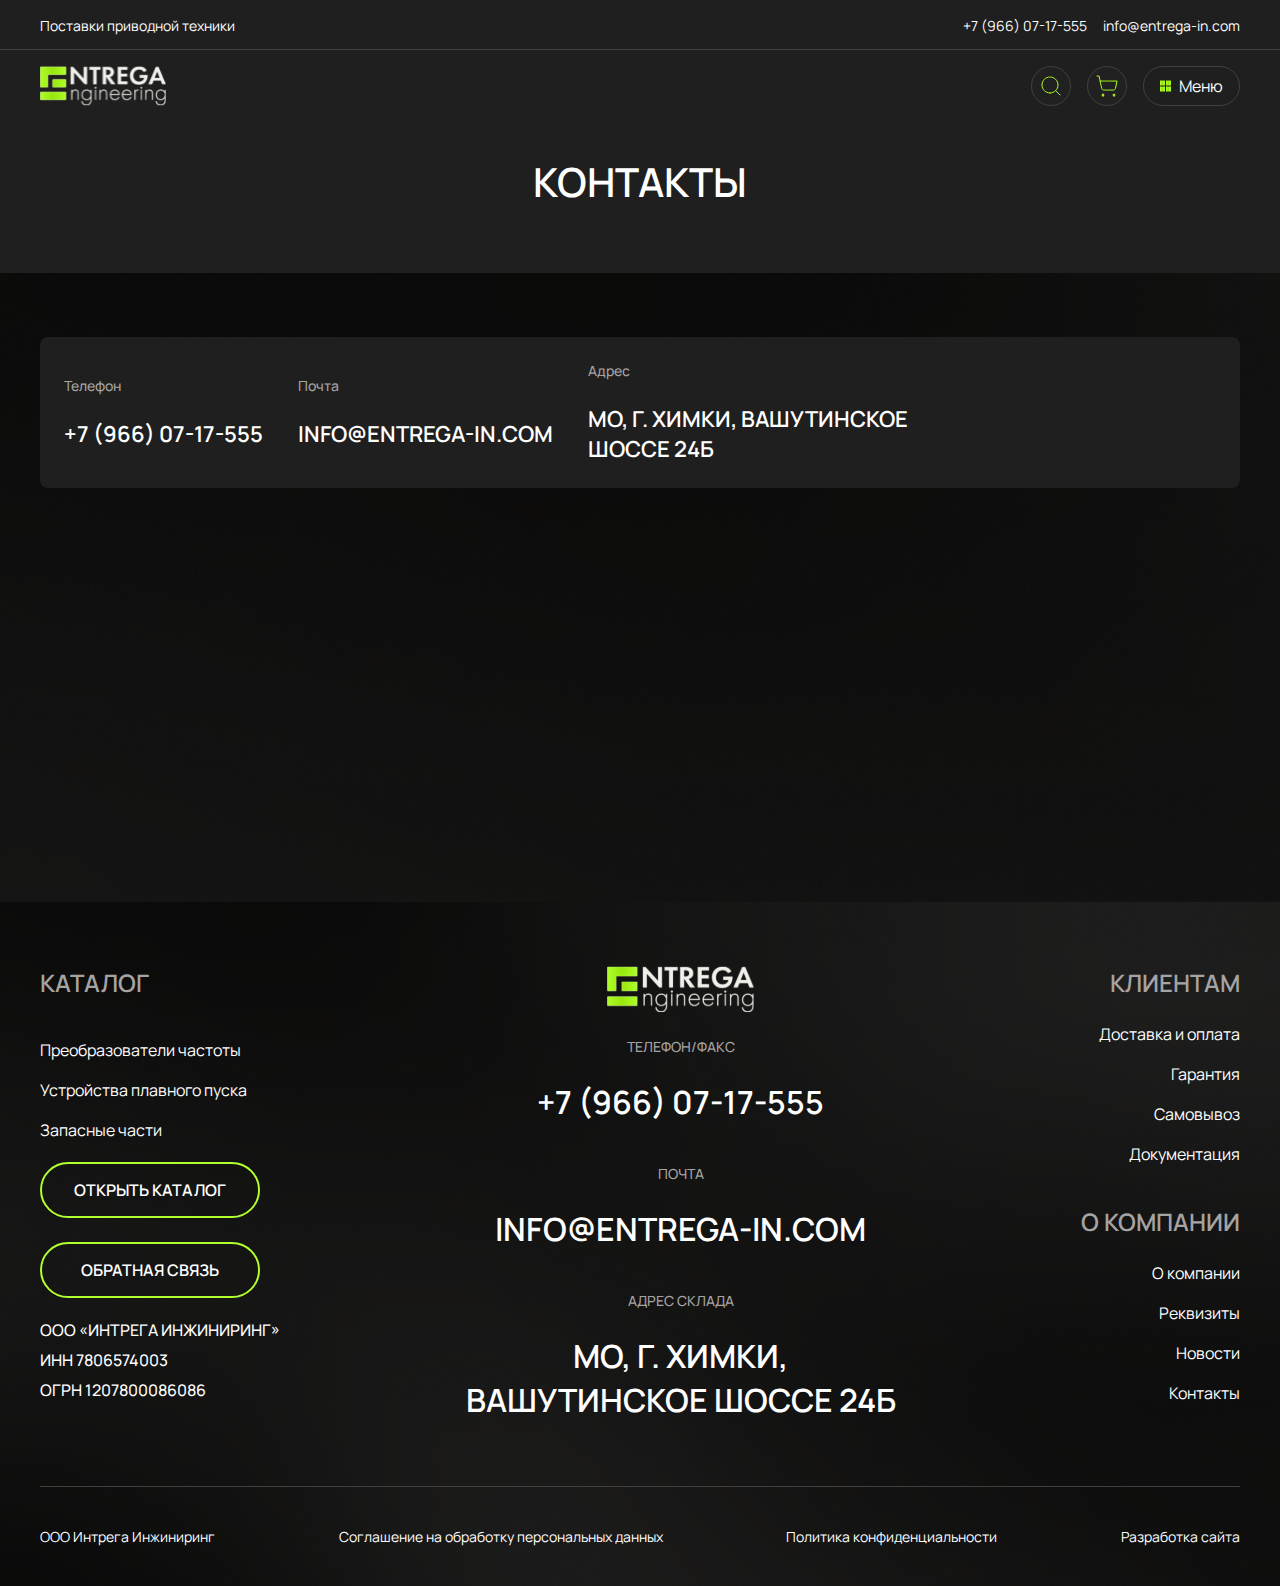
<file: wp-content/themes/верстка/entrega/contacts.html>
<!doctype html><html lang="ru"><head><meta charset="UTF-8"><meta name="viewport" content="minimum-scale=1,target-densitydpi=device-dpi,width=device-width,initial-scale=1,maximum-scale=1,user-scalable=no"><title>Title Here</title><script src="https://api-maps.yandex.ru/2.1/?apikey=&lt;ваш API-ключ&gt;&amp;lang=ru_RU"></script><script defer="defer" src="index.js"></script><link href="main.css" rel="stylesheet"></head><body><div class="wrapper"><header class="header"><div class="header__wrap"><div class="header__top"><div class="container"><span>Поставки приводной техники</span><div class="header__nav"><a href="delivery.html">Доставка и оплата</a><a href="about.html">О компании</a><a href="contacts.html">Контакты</a></div><div class="header__contacts"><a class="header__contacts-tel" href="tel:+79660717555">+7 (966) 07-17-555</a><a class="header__contacts-mail" href="mailto:info@entrega-in.com">info@entrega-in.com</a></div></div></div><div class="header__bottom"><div class="container"><a class="header__logo" href="/"><img src="icons/logo..svg" alt=""></a><div class="header__selects"><select class="mySelect"><option value="">Преобразователи частоты</option><option value="">Преобразователи частоты</option><option value="">Преобразователи частоты</option></select><select class="mySelect"><option value="">Устройства плавного пуска</option><option value="">Устройства плавного пуска</option><option value="">Устройства плавного пуска</option></select><select class="mySelect"><option value="">Запасные части</option><option value="">Запасные части</option><option value="">Запасные части</option></select></div><div class="header__btns"><button class="header__search"><img src="icons/search..svg" alt=""></button><button class="header__basket"><img src="icons/basket..svg" alt=""></button><button class="burger"><img src="icons/burger-icn..svg" alt=""><span>Меню</span></button></div></div></div></div><div class="overlay"><div class="main-menu"><button class="main-menu__close"><img src="icons/close..svg" alt=""></button><div class="main-menu__wrap"><a href="">Каталог</a><a href="">О компании</a><a href="">Клиентам</a><a href="">Новости</a><a href="">Контакты</a><a href="tel:+79660717555">+7 (966) 07-17-555</a><button class="btn btn--second open-modal">Связаться с нами</button></div></div></div></header><main><section class="first-section"><div class="container"><div class="about__wrap"><h1 class="title">Контакты</h1></div></div></section><section class="contacts"><div class="container"><div class="contacts__wrap"><div class="contacts__block"><div class="item"><h4>Телефон</h4><a href="tel:+79660717555">+7 (966) 07-17-555</a></div><div class="item"><h4>Почта</h4><a href="mailto:info@entrega-in.com">info@entrega-in.com</a></div><div class="item"><h4>Адрес</h4><span>МО, г. Химки, Вашутинское<br>шоссе 24Б</span></div></div><div class="contacts__map"><div id="map"></div></div></div></div></section></main><footer class="footer"><div class="container"><div class="footer__wrap"><div class="footer__block footer__block--catalog"><a class="footer__logo footer__logo--mobile" href=""><img src="icons/logo..svg" alt=""></a><h4 class="footer__title">Каталог</h4><div class="footer__links"><a href="">Преобразователи частоты</a><a href="">Устройства плавного пуска</a><a href="">Запасные части</a></div></div><div class="footer__block footer__block--btns"><div class="footer__btns"><a class="btn btn--second" href="">открыть каталог</a><button class="btn btn--second" href="">Обратная связь</button></div></div><div class="footer__block footer__block--list"><ul class="footer__list"><li>ООО «Интрега Инжиниринг»</li><li>ИНН 7806574003</li><li>ОГРН 1207800086086</li></ul></div><div class="footer__block footer__block--contacts"><a class="footer__logo footer__logo--desctop" href=""><img src="icons/logo..svg" alt=""></a><div class="footer__contacts"><div class="footer__item"><span>Телефон/факс</span><a href="tel:+79660717555"> +7 (966) 07-17-555</a></div><div class="footer__item"><span>Почта</span><a href="mailto:info@entrega-in.com">info@entrega-in.com</a></div><div class="footer__item"><span>Адрес склада</span><a href="">МО, г. Химки,<br>Вашутинское шоссе 24Б</a></div></div></div><div class="footer__block footer__block--clients"><div class="footer__item"><h4 class="footer__title">Клиентам</h4><div class="footer__links"><a href="">Доставка и оплата</a><a href="">Гарантия</a><a href="">Самовывоз</a><a href="">Документация</a></div></div><div class="footer__item"><h4 class="footer__title">О компании</h4><div class="footer__links"><a href="">О компании</a><a href="">Реквизиты</a><a href="">Новости</a><a href="">Контакты</a></div></div></div></div><div class="footer__bottom"><a href="">ООО Интрега Инжиниринг</a><a href="">Соглашение на обработку персональных данных</a><a href="">Политика конфиденциальности</a><a href="">Разработка сайта</a></div></div></footer><div class="vectors"></div></div></body></html>
</file>
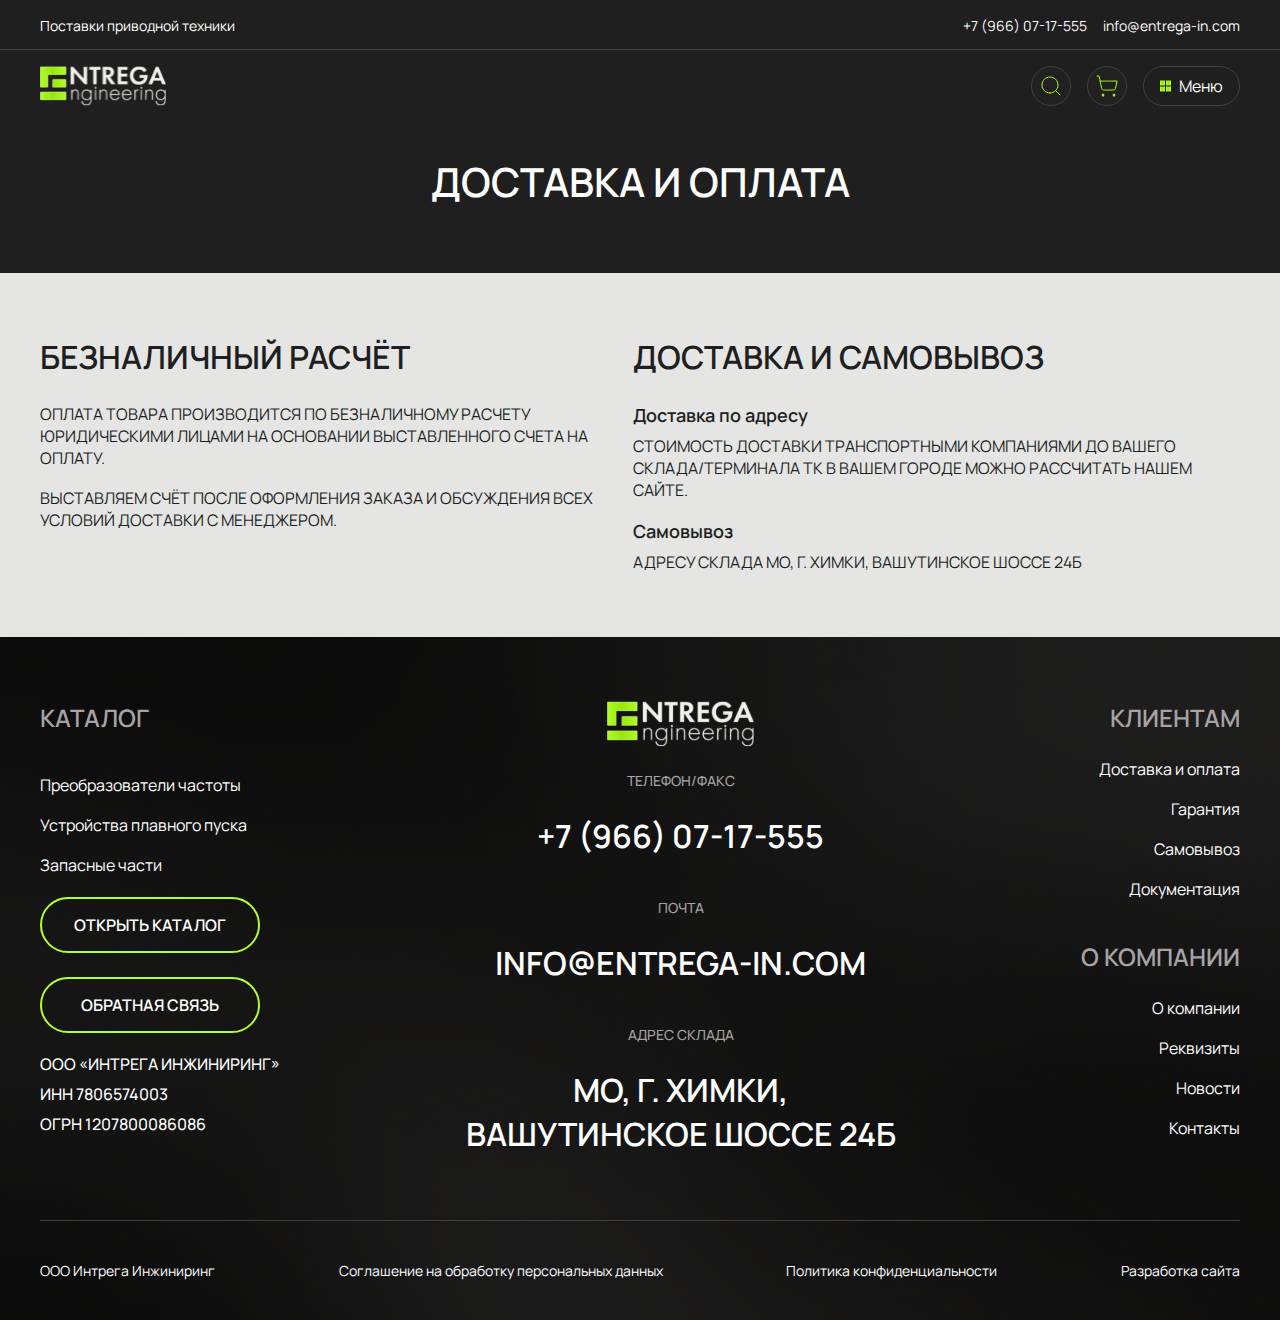
<file: wp-content/themes/верстка/entrega/delivery.html>
<!doctype html><html lang="ru"><head><meta charset="UTF-8"><meta name="viewport" content="minimum-scale=1,target-densitydpi=device-dpi,width=device-width,initial-scale=1,maximum-scale=1,user-scalable=no"><title>Title Here</title><script src="https://api-maps.yandex.ru/2.1/?apikey=&lt;ваш API-ключ&gt;&amp;lang=ru_RU"></script><script defer="defer" src="index.js"></script><link href="main.css" rel="stylesheet"></head><body><div class="wrapper"><header class="header"><div class="header__wrap"><div class="header__top"><div class="container"><span>Поставки приводной техники</span><div class="header__nav"><a href="delivery.html">Доставка и оплата</a><a href="about.html">О компании</a><a href="contacts.html">Контакты</a></div><div class="header__contacts"><a class="header__contacts-tel" href="tel:+79660717555">+7 (966) 07-17-555</a><a class="header__contacts-mail" href="mailto:info@entrega-in.com">info@entrega-in.com</a></div></div></div><div class="header__bottom"><div class="container"><a class="header__logo" href="/"><img src="icons/logo..svg" alt=""></a><div class="header__selects"><select class="mySelect"><option value="">Преобразователи частоты</option><option value="">Преобразователи частоты</option><option value="">Преобразователи частоты</option></select><select class="mySelect"><option value="">Устройства плавного пуска</option><option value="">Устройства плавного пуска</option><option value="">Устройства плавного пуска</option></select><select class="mySelect"><option value="">Запасные части</option><option value="">Запасные части</option><option value="">Запасные части</option></select></div><div class="header__btns"><button class="header__search"><img src="icons/search..svg" alt=""></button><button class="header__basket"><img src="icons/basket..svg" alt=""></button><button class="burger"><img src="icons/burger-icn..svg" alt=""><span>Меню</span></button></div></div></div></div><div class="overlay"><div class="main-menu"><button class="main-menu__close"><img src="icons/close..svg" alt=""></button><div class="main-menu__wrap"><a href="">Каталог</a><a href="">О компании</a><a href="">Клиентам</a><a href="">Новости</a><a href="">Контакты</a><a href="tel:+79660717555">+7 (966) 07-17-555</a><button class="btn btn--second open-modal">Связаться с нами</button></div></div></div></header><main><section class="first-section"><div class="container"><h1 class="title">Доставка и оплата</h1></div></section><section class="delivery"><div class="container"><div class="delivery__wrap"><div class="delivery__block"><h2 class="title">Безналичный расчёт</h2><div class="delivery__content"><p>Оплата товара производится по безналичному расчету юридическими лицами на основании выставленного счета на оплату.</p><p>Выставляем счёт после оформления заказа и обсуждения всех условий доставки с менеджером.</p></div></div><div class="delivery__block"><h2 class="title">Доставка и самовывоз</h2><div class="delivery__content"><div class="delivery__item"><h5>Доставка по адресу</h5><p>Стоимость доставки транспортными компаниями до вашего склада/терминала ТК в вашем городе можно рассчитать нашем сайте.</p></div><div class="delivery__item"><h5>Самовывоз</h5><p>адресу склада МО, г. Химки, Вашутинское шоссе 24Б</p></div></div></div></div></div></section></main><footer class="footer"><div class="container"><div class="footer__wrap"><div class="footer__block footer__block--catalog"><a class="footer__logo footer__logo--mobile" href=""><img src="icons/logo..svg" alt=""></a><h4 class="footer__title">Каталог</h4><div class="footer__links"><a href="">Преобразователи частоты</a><a href="">Устройства плавного пуска</a><a href="">Запасные части</a></div></div><div class="footer__block footer__block--btns"><div class="footer__btns"><a class="btn btn--second" href="">открыть каталог</a><button class="btn btn--second" href="">Обратная связь</button></div></div><div class="footer__block footer__block--list"><ul class="footer__list"><li>ООО «Интрега Инжиниринг»</li><li>ИНН 7806574003</li><li>ОГРН 1207800086086</li></ul></div><div class="footer__block footer__block--contacts"><a class="footer__logo footer__logo--desctop" href=""><img src="icons/logo..svg" alt=""></a><div class="footer__contacts"><div class="footer__item"><span>Телефон/факс</span><a href="tel:+79660717555"> +7 (966) 07-17-555</a></div><div class="footer__item"><span>Почта</span><a href="mailto:info@entrega-in.com">info@entrega-in.com</a></div><div class="footer__item"><span>Адрес склада</span><a href="">МО, г. Химки,<br>Вашутинское шоссе 24Б</a></div></div></div><div class="footer__block footer__block--clients"><div class="footer__item"><h4 class="footer__title">Клиентам</h4><div class="footer__links"><a href="">Доставка и оплата</a><a href="">Гарантия</a><a href="">Самовывоз</a><a href="">Документация</a></div></div><div class="footer__item"><h4 class="footer__title">О компании</h4><div class="footer__links"><a href="">О компании</a><a href="">Реквизиты</a><a href="">Новости</a><a href="">Контакты</a></div></div></div></div><div class="footer__bottom"><a href="">ООО Интрега Инжиниринг</a><a href="">Соглашение на обработку персональных данных</a><a href="">Политика конфиденциальности</a><a href="">Разработка сайта</a></div></div></footer><div class="vectors"></div></div></body></html>
</file>
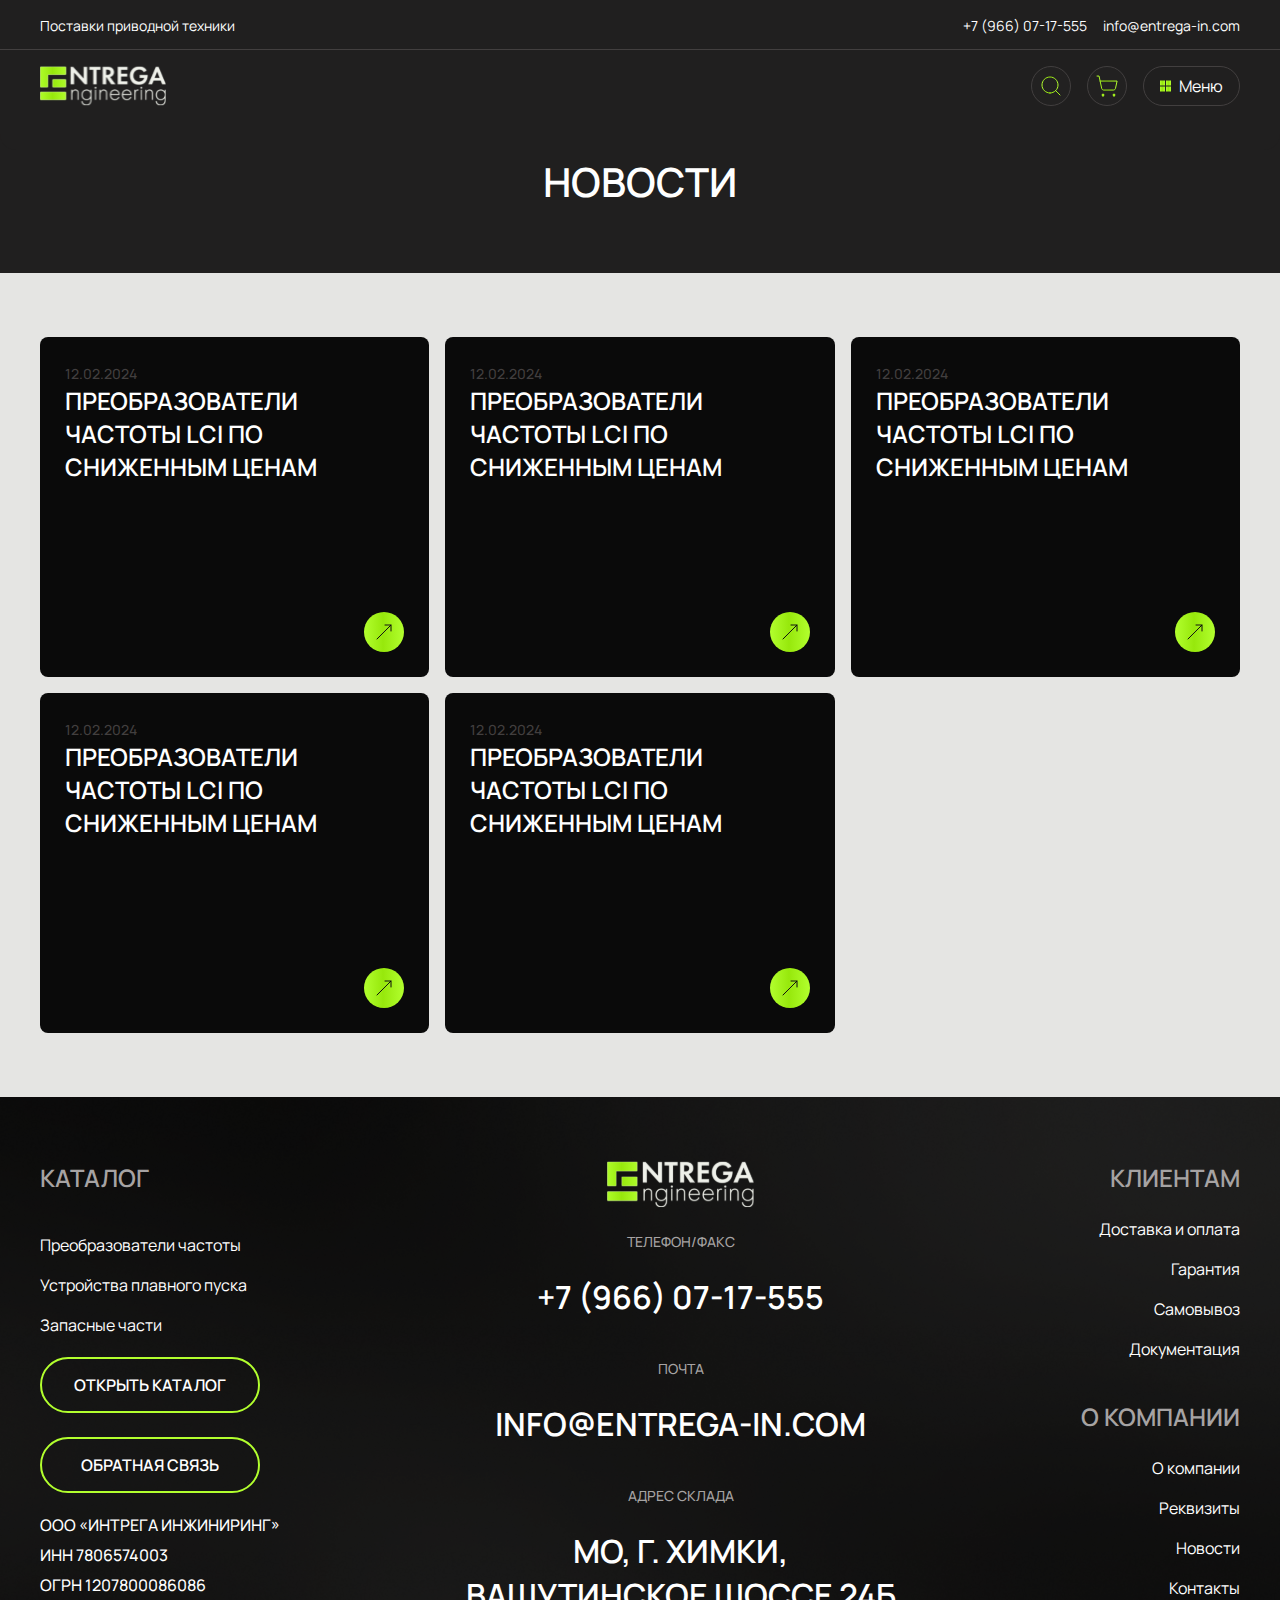
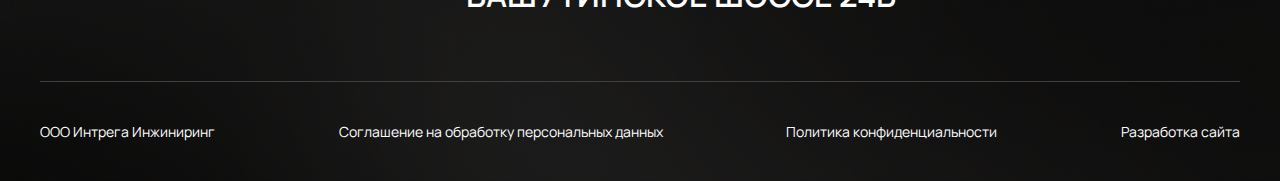
<file: wp-content/themes/верстка/entrega/news.html>
<!doctype html><html lang="ru"><head><meta charset="UTF-8"><meta name="viewport" content="minimum-scale=1,target-densitydpi=device-dpi,width=device-width,initial-scale=1,maximum-scale=1,user-scalable=no"><title>Title Here</title><script src="https://api-maps.yandex.ru/2.1/?apikey=&lt;ваш API-ключ&gt;&amp;lang=ru_RU"></script><script defer="defer" src="index.js"></script><link href="main.css" rel="stylesheet"></head><body><div class="wrapper"><header class="header"><div class="header__wrap"><div class="header__top"><div class="container"><span>Поставки приводной техники</span><div class="header__nav"><a href="delivery.html">Доставка и оплата</a><a href="about.html">О компании</a><a href="contacts.html">Контакты</a></div><div class="header__contacts"><a class="header__contacts-tel" href="tel:+79660717555">+7 (966) 07-17-555</a><a class="header__contacts-mail" href="mailto:info@entrega-in.com">info@entrega-in.com</a></div></div></div><div class="header__bottom"><div class="container"><a class="header__logo" href="/"><img src="icons/logo..svg" alt=""></a><div class="header__selects"><select class="mySelect"><option value="">Преобразователи частоты</option><option value="">Преобразователи частоты</option><option value="">Преобразователи частоты</option></select><select class="mySelect"><option value="">Устройства плавного пуска</option><option value="">Устройства плавного пуска</option><option value="">Устройства плавного пуска</option></select><select class="mySelect"><option value="">Запасные части</option><option value="">Запасные части</option><option value="">Запасные части</option></select></div><div class="header__btns"><button class="header__search"><img src="icons/search..svg" alt=""></button><button class="header__basket"><img src="icons/basket..svg" alt=""></button><button class="burger"><img src="icons/burger-icn..svg" alt=""><span>Меню</span></button></div></div></div></div><div class="overlay"><div class="main-menu"><button class="main-menu__close"><img src="icons/close..svg" alt=""></button><div class="main-menu__wrap"><a href="">Каталог</a><a href="">О компании</a><a href="">Клиентам</a><a href="">Новости</a><a href="">Контакты</a><a href="tel:+79660717555">+7 (966) 07-17-555</a><button class="btn btn--second open-modal">Связаться с нами</button></div></div></div></header><main><section class="first-section"><div class="container"><h1 class="title">Новости</h1></div></section><section class="news"><div class="container"><div class="news__wrap"><div class="item"><span class="item__date">12.02.2024</span><h3>Преобразователи частоты LCI по сниженным ценам</h3></div><div class="item"><span class="item__date">12.02.2024</span><h3>Преобразователи частоты LCI по сниженным ценам</h3></div><div class="item"><span class="item__date">12.02.2024</span><h3>Преобразователи частоты LCI по сниженным ценам</h3></div><div class="item"><span class="item__date">12.02.2024</span><h3>Преобразователи частоты LCI по сниженным ценам</h3></div><div class="item"><span class="item__date">12.02.2024</span><h3>Преобразователи частоты LCI по сниженным ценам</h3></div></div></div></section></main><footer class="footer"><div class="container"><div class="footer__wrap"><div class="footer__block footer__block--catalog"><a class="footer__logo footer__logo--mobile" href=""><img src="icons/logo..svg" alt=""></a><h4 class="footer__title">Каталог</h4><div class="footer__links"><a href="">Преобразователи частоты</a><a href="">Устройства плавного пуска</a><a href="">Запасные части</a></div></div><div class="footer__block footer__block--btns"><div class="footer__btns"><a class="btn btn--second" href="">открыть каталог</a><button class="btn btn--second" href="">Обратная связь</button></div></div><div class="footer__block footer__block--list"><ul class="footer__list"><li>ООО «Интрега Инжиниринг»</li><li>ИНН 7806574003</li><li>ОГРН 1207800086086</li></ul></div><div class="footer__block footer__block--contacts"><a class="footer__logo footer__logo--desctop" href=""><img src="icons/logo..svg" alt=""></a><div class="footer__contacts"><div class="footer__item"><span>Телефон/факс</span><a href="tel:+79660717555"> +7 (966) 07-17-555</a></div><div class="footer__item"><span>Почта</span><a href="mailto:info@entrega-in.com">info@entrega-in.com</a></div><div class="footer__item"><span>Адрес склада</span><a href="">МО, г. Химки,<br>Вашутинское шоссе 24Б</a></div></div></div><div class="footer__block footer__block--clients"><div class="footer__item"><h4 class="footer__title">Клиентам</h4><div class="footer__links"><a href="">Доставка и оплата</a><a href="">Гарантия</a><a href="">Самовывоз</a><a href="">Документация</a></div></div><div class="footer__item"><h4 class="footer__title">О компании</h4><div class="footer__links"><a href="">О компании</a><a href="">Реквизиты</a><a href="">Новости</a><a href="">Контакты</a></div></div></div></div><div class="footer__bottom"><a href="">ООО Интрега Инжиниринг</a><a href="">Соглашение на обработку персональных данных</a><a href="">Политика конфиденциальности</a><a href="">Разработка сайта</a></div></div></footer><div class="vectors"></div></div></body></html>
</file>
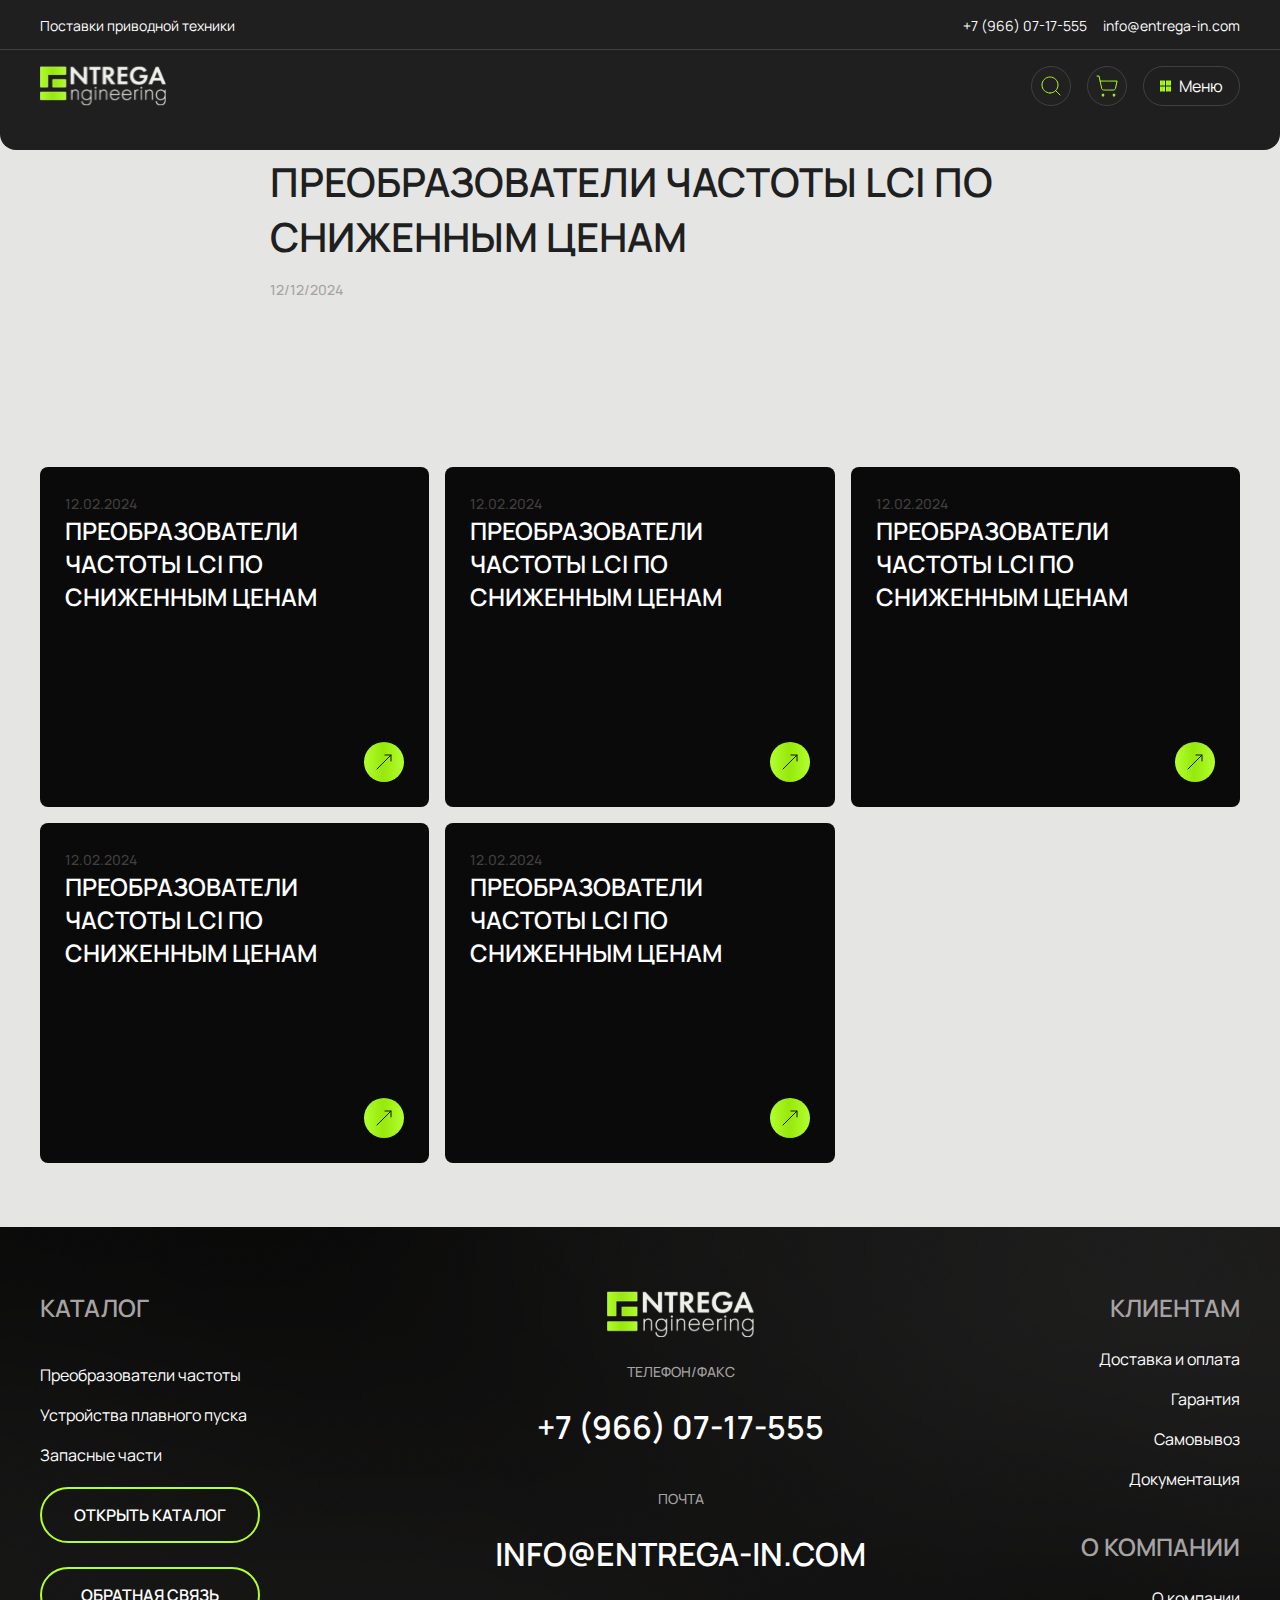
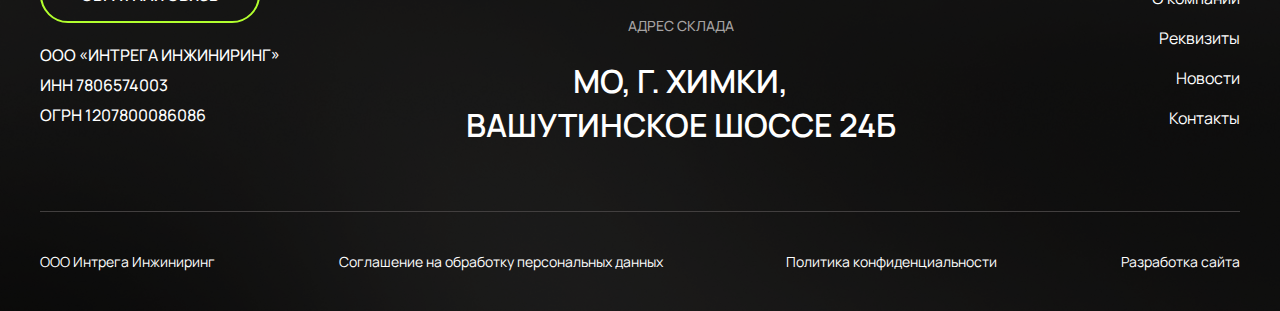
<file: wp-content/themes/верстка/entrega/single-news.html>
<!doctype html>
<html lang="ru">
<head>
    <meta charset="UTF-8">
    <meta name="viewport"
          content="minimum-scale=1,target-densitydpi=device-dpi,width=device-width,initial-scale=1,maximum-scale=1,user-scalable=no">
    <title>Title Here</title>
    <script src="https://api-maps.yandex.ru/2.1/?apikey=&lt;ваш API-ключ&gt;&amp;lang=ru_RU"></script>
    <script defer="defer" src="index.js"></script>
    <link href="main.css" rel="stylesheet">
</head>
<body>
<div class="wrapper">
    <header class="header">
        <div class="header__wrap">
            <div class="header__top">
                <div class="container"><span>Поставки приводной техники</span>
                    <div class="header__nav"><a href="delivery.html">Доставка и оплата</a><a href="about.html">О
                        компании</a><a href="contacts.html">Контакты</a></div>
                    <div class="header__contacts"><a class="header__contacts-tel" href="tel:+79660717555">+7 (966)
                        07-17-555</a><a class="header__contacts-mail" href="mailto:info@entrega-in.com">info@entrega-in.com</a>
                    </div>
                </div>
            </div>
            <div class="header__bottom">
                <div class="container"><a class="header__logo" href="/"><img src="icons/logo..svg" alt=""></a>
                    <div class="header__selects"><select class="mySelect">
                        <option value="">Преобразователи частоты</option>
                        <option value="">Преобразователи частоты</option>
                        <option value="">Преобразователи частоты</option>
                    </select><select class="mySelect">
                        <option value="">Устройства плавного пуска</option>
                        <option value="">Устройства плавного пуска</option>
                        <option value="">Устройства плавного пуска</option>
                    </select><select class="mySelect">
                        <option value="">Запасные части</option>
                        <option value="">Запасные части</option>
                        <option value="">Запасные части</option>
                    </select></div>
                    <div class="header__btns">
                        <button class="header__search"><img src="icons/search..svg" alt=""></button>
                        <button class="header__basket"><img src="icons/basket..svg" alt=""></button>
                        <button class="burger"><img src="icons/burger-icn..svg" alt=""><span>Меню</span></button>
                    </div>
                </div>
            </div>
        </div>
        <div class="overlay">
            <div class="main-menu">
                <button class="main-menu__close"><img src="icons/close..svg" alt=""></button>
                <div class="main-menu__wrap"><a href="">Каталог</a><a href="">О компании</a><a href="">Клиентам</a><a
                        href="">Новости</a><a href="">Контакты</a><a href="tel:+79660717555">+7 (966) 07-17-555</a>
                    <button class="btn btn--second open-modal">Связаться с нами</button>
                </div>
            </div>
        </div>
    </header>
    <main>
        <section class="single-news">
            <div class="container-inner">
                <div class="breadcrumbs"></div>
                <div class="single-news__head"><h1 class="title title--dark">Преобразователи частоты LCI по сниженным
                    ценам</h1><span class="single-news__date">12/12/2024</span></div>
            </div>
        </section>
        <section class="news">
            <div class="container">
                <div class="news__wrap">
                    <div class="item"><span class="item__date">12.02.2024</span>
                        <h3>Преобразователи частоты LCI по сниженным ценам</h3></div>
                    <div class="item"><span class="item__date">12.02.2024</span>
                        <h3>Преобразователи частоты LCI по сниженным ценам</h3></div>
                    <div class="item"><span class="item__date">12.02.2024</span>
                        <h3>Преобразователи частоты LCI по сниженным ценам</h3></div>
                    <div class="item"><span class="item__date">12.02.2024</span>
                        <h3>Преобразователи частоты LCI по сниженным ценам</h3></div>
                    <div class="item"><span class="item__date">12.02.2024</span>
                        <h3>Преобразователи частоты LCI по сниженным ценам</h3></div>
                </div>
            </div>
        </section>
    </main>
    <footer class="footer">
        <div class="container">
            <div class="footer__wrap">
                <div class="footer__block footer__block--catalog"><a class="footer__logo footer__logo--mobile"
                                                                     href=""><img src="icons/logo..svg" alt=""></a><h4
                        class="footer__title">Каталог</h4>
                    <div class="footer__links"><a href="">Преобразователи частоты</a><a href="">Устройства плавного
                        пуска</a><a href="">Запасные части</a></div>
                </div>
                <div class="footer__block footer__block--btns">
                    <div class="footer__btns"><a class="btn btn--second" href="">открыть каталог</a>
                        <button class="btn btn--second" href="">Обратная связь</button>
                    </div>
                </div>
                <div class="footer__block footer__block--list">
                    <ul class="footer__list">
                        <li>ООО «Интрега Инжиниринг»</li>
                        <li>ИНН 7806574003</li>
                        <li>ОГРН 1207800086086</li>
                    </ul>
                </div>
                <div class="footer__block footer__block--contacts"><a class="footer__logo footer__logo--desctop"
                                                                      href=""><img src="icons/logo..svg" alt=""></a>
                    <div class="footer__contacts">
                        <div class="footer__item"><span>Телефон/факс</span><a href="tel:+79660717555"> +7 (966)
                            07-17-555</a></div>
                        <div class="footer__item"><span>Почта</span><a href="mailto:info@entrega-in.com">info@entrega-in.com</a>
                        </div>
                        <div class="footer__item"><span>Адрес склада</span><a href="">МО, г. Химки,<br>Вашутинское шоссе
                            24Б</a></div>
                    </div>
                </div>
                <div class="footer__block footer__block--clients">
                    <div class="footer__item"><h4 class="footer__title">Клиентам</h4>
                        <div class="footer__links"><a href="">Доставка и оплата</a><a href="">Гарантия</a><a href="">Самовывоз</a><a
                                href="">Документация</a></div>
                    </div>
                    <div class="footer__item"><h4 class="footer__title">О компании</h4>
                        <div class="footer__links"><a href="">О компании</a><a href="">Реквизиты</a><a
                                href="">Новости</a><a href="">Контакты</a></div>
                    </div>
                </div>
            </div>
            <div class="footer__bottom"><a href="">ООО Интрега Инжиниринг</a><a href="">Соглашение на обработку
                персональных данных</a><a href="">Политика конфиденциальности</a><a href="">Разработка сайта</a></div>
        </div>
    </footer>
    <div class="vectors"></div>
</div>
</body>
</html>
</file>
<file: wp-content/themes/верстка/entrega/main.css>
@font-face {
    font-family: "Manrope";
    src: url(images/Manrope-Light..woff2) format("woff2");
    font-weight: 300;
    font-style: normal;
    font-display: swap
}

@font-face {
    font-family: "Manrope";
    src: url(images/Manrope-Regular..woff2) format("woff2");
    font-weight: normal;
    font-style: normal;
    font-display: swap
}

@font-face {
    font-family: "Manrope";
    src: url(images/Manrope-Medium..woff2) format("woff2");
    font-weight: 500;
    font-style: normal;
    font-display: swap
}

@font-face {
    font-family: "Manrope";
    src: url(images/Manrope-SemiBold..woff2) format("woff2");
    font-weight: 600;
    font-style: normal;
    font-display: swap
}

@font-face {
    font-family: "Manrope";
    src: url(images/Manrope-ExtraLight..woff2) format("woff2");
    font-weight: 200;
    font-style: normal;
    font-display: swap
}

@font-face {
    font-family: "Manrope";
    src: url(images/Manrope-Bold..woff2) format("woff2");
    font-weight: bold;
    font-style: normal;
    font-display: swap
}

@font-face {
    font-family: "Manrope";
    src: url(images/Manrope-ExtraBold..woff2) format("woff2");
    font-weight: bold;
    font-style: normal;
    font-display: swap
}

@font-face {
    font-family: "swiper-icons";
    src: url("data:application/font-woff;charset=utf-8;base64, [base64]//wADZ2x5ZgAAAywAAADMAAAD2MHtryVoZWFkAAABbAAAADAAAAA2E2+eoWhoZWEAAAGcAAAAHwAAACQC9gDzaG10eAAAAigAAAAZAAAArgJkABFsb2NhAAAC0AAAAFoAAABaFQAUGG1heHAAAAG8AAAAHwAAACAAcABAbmFtZQAAA/gAAAE5AAACXvFdBwlwb3N0AAAFNAAAAGIAAACE5s74hXjaY2BkYGAAYpf5Hu/j+W2+MnAzMYDAzaX6QjD6/4//Bxj5GA8AuRwMYGkAPywL13jaY2BkYGA88P8Agx4j+/8fQDYfA1AEBWgDAIB2BOoAeNpjYGRgYNBh4GdgYgABEMnIABJzYNADCQAACWgAsQB42mNgYfzCOIGBlYGB0YcxjYGBwR1Kf2WQZGhhYGBiYGVmgAFGBiQQkOaawtDAoMBQxXjg/wEGPcYDDA4wNUA2CCgwsAAAO4EL6gAAeNpj2M0gyAACqxgGNWBkZ2D4/wMA+xkDdgAAAHjaY2BgYGaAYBkGRgYQiAHyGMF8FgYHIM3DwMHABGQrMOgyWDLEM1T9/w8UBfEMgLzE////P/5//f/V/xv+r4eaAAeMbAxwIUYmIMHEgKYAYjUcsDAwsLKxc3BycfPw8jEQA/[base64]/uznmfPFBNODM2K7MTQ45YEAZqGP81AmGGcF3iPqOop0r1SPTaTbVkfUe4HXj97wYE+yNwWYxwWu4v1ugWHgo3S1XdZEVqWM7ET0cfnLGxWfkgR42o2PvWrDMBSFj/IHLaF0zKjRgdiVMwScNRAoWUoH78Y2icB/yIY09An6AH2Bdu/UB+yxopYshQiEvnvu0dURgDt8QeC8PDw7Fpji3fEA4z/PEJ6YOB5hKh4dj3EvXhxPqH/SKUY3rJ7srZ4FZnh1PMAtPhwP6fl2PMJMPDgeQ4rY8YT6Gzao0eAEA409DuggmTnFnOcSCiEiLMgxCiTI6Cq5DZUd3Qmp10vO0LaLTd2cjN4fOumlc7lUYbSQcZFkutRG7g6JKZKy0RmdLY680CDnEJ+UMkpFFe1RN7nxdVpXrC4aTtnaurOnYercZg2YVmLN/d/gczfEimrE/fs/bOuq29Zmn8tloORaXgZgGa78yO9/cnXm2BpaGvq25Dv9S4E9+5SIc9PqupJKhYFSSl47+Qcr1mYNAAAAeNptw0cKwkAAAMDZJA8Q7OUJvkLsPfZ6zFVERPy8qHh2YER+3i/BP83vIBLLySsoKimrqKqpa2hp6+jq6RsYGhmbmJqZSy0sraxtbO3sHRydnEMU4uR6yx7JJXveP7WrDycAAAAAAAH//wACeNpjYGRgYOABYhkgZgJCZgZNBkYGLQZtIJsFLMYAAAw3ALgAeNolizEKgDAQBCchRbC2sFER0YD6qVQiBCv/H9ezGI6Z5XBAw8CBK/m5iQQVauVbXLnOrMZv2oLdKFa8Pjuru2hJzGabmOSLzNMzvutpB3N42mNgZGBg4GKQYzBhYMxJLMlj4GBgAYow/P/PAJJhLM6sSoWKfWCAAwDAjgbRAAB42mNgYGBkAIIbCZo5IPrmUn0hGA0AO8EFTQAA");
    font-weight: 400;
    font-style: normal
}

:root {
    --swiper-theme-color: #007aff
}

:host {
    position: relative;
    display: block;
    margin-left: auto;
    margin-right: auto;
    z-index: 1
}

.swiper {
    margin-left: auto;
    margin-right: auto;
    position: relative;
    overflow: hidden;
    list-style: none;
    padding: 0;
    z-index: 1;
    display: block
}

.swiper-vertical > .swiper-wrapper {
    -webkit-box-orient: vertical;
    -webkit-box-direction: normal;
    -ms-flex-direction: column;
    flex-direction: column
}

.swiper-wrapper {
    position: relative;
    width: 100%;
    height: 100%;
    z-index: 1;
    display: -webkit-box;
    display: -ms-flexbox;
    display: flex;
    -webkit-transition-property: -webkit-transform;
    transition-property: -webkit-transform;
    transition-property: transform;
    transition-property: transform, -webkit-transform;
    -webkit-transition-timing-function: ease;
    transition-timing-function: ease;
    -webkit-transition-timing-function: initial;
    transition-timing-function: initial;
    -webkit-transition-timing-function: var(--swiper-wrapper-transition-timing-function, initial);
    transition-timing-function: var(--swiper-wrapper-transition-timing-function, initial);
    -webkit-box-sizing: content-box;
    box-sizing: content-box
}

.swiper-android .swiper-slide, .swiper-ios .swiper-slide, .swiper-wrapper {
    -webkit-transform: translate3d(0px, 0, 0);
    transform: translate3d(0px, 0, 0)
}

.swiper-horizontal {
    -ms-touch-action: pan-y;
    touch-action: pan-y
}

.swiper-vertical {
    -ms-touch-action: pan-x;
    touch-action: pan-x
}

.swiper-slide {
    -ms-flex-negative: 0;
    flex-shrink: 0;
    width: 100%;
    height: 100%;
    position: relative;
    -webkit-transition-property: -webkit-transform;
    transition-property: -webkit-transform;
    transition-property: transform;
    transition-property: transform, -webkit-transform;
    display: block
}

.swiper-slide-invisible-blank {
    visibility: hidden
}

.swiper-autoheight, .swiper-autoheight .swiper-slide {
    height: auto
}

.swiper-autoheight .swiper-wrapper {
    -webkit-box-align: start;
    -ms-flex-align: start;
    align-items: flex-start;
    -webkit-transition-property: height, -webkit-transform;
    transition-property: height, -webkit-transform;
    transition-property: transform, height;
    transition-property: transform, height, -webkit-transform
}

.swiper-backface-hidden .swiper-slide {
    -webkit-transform: translateZ(0);
    transform: translateZ(0);
    -webkit-backface-visibility: hidden;
    backface-visibility: hidden
}

.swiper-3d.swiper-css-mode .swiper-wrapper {
    -webkit-perspective: 1200px;
    perspective: 1200px
}

.swiper-3d .swiper-wrapper {
    -webkit-transform-style: preserve-3d;
    transform-style: preserve-3d
}

.swiper-3d {
    -webkit-perspective: 1200px;
    perspective: 1200px
}

.swiper-3d .swiper-slide, .swiper-3d .swiper-cube-shadow {
    -webkit-transform-style: preserve-3d;
    transform-style: preserve-3d
}

.swiper-css-mode > .swiper-wrapper {
    overflow: auto;
    scrollbar-width: none;
    -ms-overflow-style: none
}

.swiper-css-mode > .swiper-wrapper::-webkit-scrollbar {
    display: none
}

.swiper-css-mode > .swiper-wrapper > .swiper-slide {
    scroll-snap-align: start start
}

.swiper-css-mode.swiper-horizontal > .swiper-wrapper {
    -ms-scroll-snap-type: x mandatory;
    scroll-snap-type: x mandatory
}

.swiper-css-mode.swiper-vertical > .swiper-wrapper {
    -ms-scroll-snap-type: y mandatory;
    scroll-snap-type: y mandatory
}

.swiper-css-mode.swiper-free-mode > .swiper-wrapper {
    -ms-scroll-snap-type: none;
    scroll-snap-type: none
}

.swiper-css-mode.swiper-free-mode > .swiper-wrapper > .swiper-slide {
    scroll-snap-align: none
}

.swiper-css-mode.swiper-centered > .swiper-wrapper::before {
    content: "";
    -ms-flex-negative: 0;
    flex-shrink: 0;
    -webkit-box-ordinal-group: 10000;
    -ms-flex-order: 9999;
    order: 9999
}

.swiper-css-mode.swiper-centered > .swiper-wrapper > .swiper-slide {
    scroll-snap-align: center center;
    scroll-snap-stop: always
}

.swiper-css-mode.swiper-centered.swiper-horizontal > .swiper-wrapper > .swiper-slide:first-child {
    margin-left: var(--swiper-centered-offset-before)
}

.swiper-css-mode.swiper-centered.swiper-horizontal > .swiper-wrapper::before {
    height: 100%;
    min-height: 1px;
    width: var(--swiper-centered-offset-after)
}

.swiper-css-mode.swiper-centered.swiper-vertical > .swiper-wrapper > .swiper-slide:first-child {
    margin-top: var(--swiper-centered-offset-before)
}

.swiper-css-mode.swiper-centered.swiper-vertical > .swiper-wrapper::before {
    width: 100%;
    min-width: 1px;
    height: var(--swiper-centered-offset-after)
}

.swiper-3d .swiper-slide-shadow, .swiper-3d .swiper-slide-shadow-left, .swiper-3d .swiper-slide-shadow-right, .swiper-3d .swiper-slide-shadow-top, .swiper-3d .swiper-slide-shadow-bottom, .swiper-3d .swiper-slide-shadow, .swiper-3d .swiper-slide-shadow-left, .swiper-3d .swiper-slide-shadow-right, .swiper-3d .swiper-slide-shadow-top, .swiper-3d .swiper-slide-shadow-bottom {
    position: absolute;
    left: 0;
    top: 0;
    width: 100%;
    height: 100%;
    pointer-events: none;
    z-index: 10
}

.swiper-3d .swiper-slide-shadow {
    background: rgba(0, 0, 0, .15)
}

.swiper-3d .swiper-slide-shadow-left {
    background-image: -webkit-gradient(linear, right top, left top, from(rgba(0, 0, 0, 0.5)), to(rgba(0, 0, 0, 0)));
    background-image: linear-gradient(to left, rgba(0, 0, 0, 0.5), rgba(0, 0, 0, 0))
}

.swiper-3d .swiper-slide-shadow-right {
    background-image: -webkit-gradient(linear, left top, right top, from(rgba(0, 0, 0, 0.5)), to(rgba(0, 0, 0, 0)));
    background-image: linear-gradient(to right, rgba(0, 0, 0, 0.5), rgba(0, 0, 0, 0))
}

.swiper-3d .swiper-slide-shadow-top {
    background-image: -webkit-gradient(linear, left bottom, left top, from(rgba(0, 0, 0, 0.5)), to(rgba(0, 0, 0, 0)));
    background-image: linear-gradient(to top, rgba(0, 0, 0, 0.5), rgba(0, 0, 0, 0))
}

.swiper-3d .swiper-slide-shadow-bottom {
    background-image: -webkit-gradient(linear, left top, left bottom, from(rgba(0, 0, 0, 0.5)), to(rgba(0, 0, 0, 0)));
    background-image: linear-gradient(to bottom, rgba(0, 0, 0, 0.5), rgba(0, 0, 0, 0))
}

.swiper-lazy-preloader {
    width: 42px;
    height: 42px;
    position: absolute;
    left: 50%;
    top: 50%;
    margin-left: -21px;
    margin-top: -21px;
    z-index: 10;
    -webkit-transform-origin: 50%;
    transform-origin: 50%;
    -webkit-box-sizing: border-box;
    box-sizing: border-box;
    border: 4px solid #007aff;
    border: 4px solid var(--swiper-preloader-color, var(--swiper-theme-color));
    border-radius: 50%;
    border-top-color: rgba(0, 0, 0, 0)
}

.swiper:not(.swiper-watch-progress) .swiper-lazy-preloader, .swiper-watch-progress .swiper-slide-visible .swiper-lazy-preloader {
    -webkit-animation: swiper-preloader-spin 1s infinite linear;
    animation: swiper-preloader-spin 1s infinite linear
}

.swiper-lazy-preloader-white {
    --swiper-preloader-color: #fff
}

.swiper-lazy-preloader-black {
    --swiper-preloader-color: #000
}

@-webkit-keyframes swiper-preloader-spin {
    0% {
        -webkit-transform: rotate(0deg);
        transform: rotate(0deg)
    }
    100% {
        -webkit-transform: rotate(360deg);
        transform: rotate(360deg)
    }
}

@keyframes swiper-preloader-spin {
    0% {
        -webkit-transform: rotate(0deg);
        transform: rotate(0deg)
    }
    100% {
        -webkit-transform: rotate(360deg);
        transform: rotate(360deg)
    }
}

:root {
    --swiper-navigation-size: 44px
}

.swiper-button-prev, .swiper-button-next {
    position: absolute;
    top: 50%;
    top: var(--swiper-navigation-top-offset, 50%);
    width: calc(44px / 44 * 27);
    width: calc(var(--swiper-navigation-size) / 44 * 27);
    height: 44px;
    height: var(--swiper-navigation-size);
    margin-top: calc(0px - 44px / 2);
    margin-top: calc(0px - var(--swiper-navigation-size) / 2);
    z-index: 10;
    cursor: pointer;
    display: -webkit-box;
    display: -ms-flexbox;
    display: flex;
    -webkit-box-align: center;
    -ms-flex-align: center;
    align-items: center;
    -webkit-box-pack: center;
    -ms-flex-pack: center;
    justify-content: center;
    color: var(--swiper-navigation-color, var(--swiper-theme-color))
}

.swiper-button-prev.swiper-button-disabled, .swiper-button-next.swiper-button-disabled {
    opacity: .35;
    cursor: auto;
    pointer-events: none
}

.swiper-button-prev.swiper-button-hidden, .swiper-button-next.swiper-button-hidden {
    opacity: 0;
    cursor: auto;
    pointer-events: none
}

.swiper-navigation-disabled .swiper-button-prev, .swiper-navigation-disabled .swiper-button-next {
    display: none !important
}

.swiper-button-prev svg, .swiper-button-next svg {
    width: 100%;
    height: 100%;
    -o-object-fit: contain;
    object-fit: contain;
    -webkit-transform-origin: center;
    transform-origin: center
}

.swiper-rtl .swiper-button-prev svg, .swiper-rtl .swiper-button-next svg {
    -webkit-transform: rotate(180deg);
    transform: rotate(180deg)
}

.swiper-button-prev, .swiper-rtl .swiper-button-next {
    left: 10px;
    left: var(--swiper-navigation-sides-offset, 10px);
    right: auto
}

.swiper-button-next, .swiper-rtl .swiper-button-prev {
    right: 10px;
    right: var(--swiper-navigation-sides-offset, 10px);
    left: auto
}

.swiper-button-lock {
    display: none
}

.swiper-button-prev:after, .swiper-button-next:after {
    font-family: swiper-icons;
    font-size: 44px;
    font-size: var(--swiper-navigation-size);
    text-transform: none !important;
    letter-spacing: 0;
    -webkit-font-feature-settings:;
    font-feature-settings:;
    font-variant: normal;
    font-variant: initial;
    line-height: 1
}

.swiper-button-prev:after, .swiper-rtl .swiper-button-next:after {
    content: "prev"
}

.swiper-button-next, .swiper-rtl .swiper-button-prev {
    right: 10px;
    right: var(--swiper-navigation-sides-offset, 10px);
    left: auto
}

.swiper-button-next:after, .swiper-rtl .swiper-button-prev:after {
    content: "next"
}

.swiper-pagination {
    position: absolute;
    text-align: center;
    -webkit-transition: 300ms opacity;
    transition: 300ms opacity;
    -webkit-transform: translate3d(0, 0, 0);
    transform: translate3d(0, 0, 0);
    z-index: 10
}

.swiper-pagination.swiper-pagination-hidden {
    opacity: 0
}

.swiper-pagination-disabled > .swiper-pagination, .swiper-pagination.swiper-pagination-disabled {
    display: none !important
}

.swiper-pagination-fraction, .swiper-pagination-custom, .swiper-horizontal > .swiper-pagination-bullets, .swiper-pagination-bullets.swiper-pagination-horizontal {
    bottom: 8px;
    bottom: var(--swiper-pagination-bottom, 8px);
    top: auto;
    top: var(--swiper-pagination-top, auto);
    left: 0;
    width: 100%
}

.swiper-pagination-bullets-dynamic {
    overflow: hidden;
    font-size: 0
}

.swiper-pagination-bullets-dynamic .swiper-pagination-bullet {
    -webkit-transform: scale(0.33);
    transform: scale(0.33);
    position: relative
}

.swiper-pagination-bullets-dynamic .swiper-pagination-bullet-active {
    -webkit-transform: scale(1);
    transform: scale(1)
}

.swiper-pagination-bullets-dynamic .swiper-pagination-bullet-active-main {
    -webkit-transform: scale(1);
    transform: scale(1)
}

.swiper-pagination-bullets-dynamic .swiper-pagination-bullet-active-prev {
    -webkit-transform: scale(0.66);
    transform: scale(0.66)
}

.swiper-pagination-bullets-dynamic .swiper-pagination-bullet-active-prev-prev {
    -webkit-transform: scale(0.33);
    transform: scale(0.33)
}

.swiper-pagination-bullets-dynamic .swiper-pagination-bullet-active-next {
    -webkit-transform: scale(0.66);
    transform: scale(0.66)
}

.swiper-pagination-bullets-dynamic .swiper-pagination-bullet-active-next-next {
    -webkit-transform: scale(0.33);
    transform: scale(0.33)
}

.swiper-pagination-bullet {
    width: 8px;
    width: var(--swiper-pagination-bullet-width, var(--swiper-pagination-bullet-size, 8px));
    height: 8px;
    height: var(--swiper-pagination-bullet-height, var(--swiper-pagination-bullet-size, 8px));
    display: inline-block;
    border-radius: 50%;
    border-radius: var(--swiper-pagination-bullet-border-radius, 50%);
    background: #000;
    background: var(--swiper-pagination-bullet-inactive-color, #000);
    opacity: 0.2;
    opacity: var(--swiper-pagination-bullet-inactive-opacity, 0.2)
}

button.swiper-pagination-bullet {
    border: none;
    margin: 0;
    padding: 0;
    -webkit-box-shadow: none;
    box-shadow: none;
    -webkit-appearance: none;
    -moz-appearance: none;
    appearance: none
}

.swiper-pagination-clickable .swiper-pagination-bullet {
    cursor: pointer
}

.swiper-pagination-bullet:only-child {
    display: none !important
}

.swiper-pagination-bullet-active {
    opacity: 1;
    opacity: var(--swiper-pagination-bullet-opacity, 1);
    background: var(--swiper-pagination-color, var(--swiper-theme-color))
}

.swiper-vertical > .swiper-pagination-bullets, .swiper-pagination-vertical.swiper-pagination-bullets {
    right: 8px;
    right: var(--swiper-pagination-right, 8px);
    left: auto;
    left: var(--swiper-pagination-left, auto);
    top: 50%;
    -webkit-transform: translate3d(0px, -50%, 0);
    transform: translate3d(0px, -50%, 0)
}

.swiper-vertical > .swiper-pagination-bullets .swiper-pagination-bullet, .swiper-pagination-vertical.swiper-pagination-bullets .swiper-pagination-bullet {
    margin: 6px 0;
    margin: var(--swiper-pagination-bullet-vertical-gap, 6px) 0;
    display: block
}

.swiper-vertical > .swiper-pagination-bullets.swiper-pagination-bullets-dynamic, .swiper-pagination-vertical.swiper-pagination-bullets.swiper-pagination-bullets-dynamic {
    top: 50%;
    -webkit-transform: translateY(-50%);
    transform: translateY(-50%);
    width: 8px
}

.swiper-vertical > .swiper-pagination-bullets.swiper-pagination-bullets-dynamic .swiper-pagination-bullet, .swiper-pagination-vertical.swiper-pagination-bullets.swiper-pagination-bullets-dynamic .swiper-pagination-bullet {
    display: inline-block;
    -webkit-transition: 200ms top, 200ms -webkit-transform;
    transition: 200ms top, 200ms -webkit-transform;
    transition: 200ms transform, 200ms top;
    transition: 200ms transform, 200ms top, 200ms -webkit-transform
}

.swiper-horizontal > .swiper-pagination-bullets .swiper-pagination-bullet, .swiper-pagination-horizontal.swiper-pagination-bullets .swiper-pagination-bullet {
    margin: 0 4px;
    margin: 0 var(--swiper-pagination-bullet-horizontal-gap, 4px)
}

.swiper-horizontal > .swiper-pagination-bullets.swiper-pagination-bullets-dynamic, .swiper-pagination-horizontal.swiper-pagination-bullets.swiper-pagination-bullets-dynamic {
    left: 50%;
    -webkit-transform: translateX(-50%);
    transform: translateX(-50%);
    white-space: nowrap
}

.swiper-horizontal > .swiper-pagination-bullets.swiper-pagination-bullets-dynamic .swiper-pagination-bullet, .swiper-pagination-horizontal.swiper-pagination-bullets.swiper-pagination-bullets-dynamic .swiper-pagination-bullet {
    -webkit-transition: 200ms left, 200ms -webkit-transform;
    transition: 200ms left, 200ms -webkit-transform;
    transition: 200ms transform, 200ms left;
    transition: 200ms transform, 200ms left, 200ms -webkit-transform
}

.swiper-horizontal.swiper-rtl > .swiper-pagination-bullets-dynamic .swiper-pagination-bullet {
    -webkit-transition: 200ms right, 200ms -webkit-transform;
    transition: 200ms right, 200ms -webkit-transform;
    transition: 200ms transform, 200ms right;
    transition: 200ms transform, 200ms right, 200ms -webkit-transform
}

.swiper-pagination-fraction {
    color: inherit;
    color: var(--swiper-pagination-fraction-color, inherit)
}

.swiper-pagination-progressbar {
    background: rgba(0, 0, 0, 0.25);
    background: var(--swiper-pagination-progressbar-bg-color, rgba(0, 0, 0, 0.25));
    position: absolute
}

.swiper-pagination-progressbar .swiper-pagination-progressbar-fill {
    background: var(--swiper-pagination-color, var(--swiper-theme-color));
    position: absolute;
    left: 0;
    top: 0;
    width: 100%;
    height: 100%;
    -webkit-transform: scale(0);
    transform: scale(0);
    -webkit-transform-origin: left top;
    transform-origin: left top
}

.swiper-rtl .swiper-pagination-progressbar .swiper-pagination-progressbar-fill {
    -webkit-transform-origin: right top;
    transform-origin: right top
}

.swiper-horizontal > .swiper-pagination-progressbar, .swiper-pagination-progressbar.swiper-pagination-horizontal, .swiper-vertical > .swiper-pagination-progressbar.swiper-pagination-progressbar-opposite, .swiper-pagination-progressbar.swiper-pagination-vertical.swiper-pagination-progressbar-opposite {
    width: 100%;
    height: 4px;
    height: var(--swiper-pagination-progressbar-size, 4px);
    left: 0;
    top: 0
}

.swiper-vertical > .swiper-pagination-progressbar, .swiper-pagination-progressbar.swiper-pagination-vertical, .swiper-horizontal > .swiper-pagination-progressbar.swiper-pagination-progressbar-opposite, .swiper-pagination-progressbar.swiper-pagination-horizontal.swiper-pagination-progressbar-opposite {
    width: 4px;
    width: var(--swiper-pagination-progressbar-size, 4px);
    height: 100%;
    left: 0;
    top: 0
}

.swiper-pagination-lock {
    display: none
}

:root {
    --color-base: #201f1f;
    --color-green-gradiend: linear-gradient(270deg, #b2ff2e 0%, #97e80c 52.45%, #b2ff2e 100%);
    --color-green: #B2FF2E;
    --color-grey-text: #A6A3A3
}

*, *::before, *::after {
    border: 0;
    -webkit-box-sizing: border-box;
    box-sizing: border-box
}

html {
    height: 100%
}

body {
    height: 100%;
    margin: 0;
    color: #201f1f;
    color: var(--color-base);
    font-family: "Manrope";
    overflow-x: hidden
}

.wrapper {
    min-height: 100%;
    overflow: hidden;
    display: -webkit-box;
    display: -ms-flexbox;
    display: flex;
    -webkit-box-orient: vertical;
    -webkit-box-direction: normal;
    -ms-flex-direction: column;
    flex-direction: column;
    background-color: #e5e5e3
}

main {
    -webkit-box-flex: 1;
    -ms-flex: 1 1 auto;
    flex: 1 1 auto
}

a {
    -webkit-text-decoration: none;
    text-decoration: none;
    color: inherit
}

img {
    max-width: 100%;
    height: auto;
    display: block
}

ul, ol {
    list-style: none;
    margin: 0;
    padding: 0
}

h1, h2, h3, h4, h5, p {
    margin: 0
}

p {
    font-size: 16px
}

button {
    background-color: rgba(0, 0, 0, 0);
    font-family: "Manrope";
    padding: 0;
    cursor: pointer
}

.visually-hidden {
    position: absolute;
    clip: rect(0 0 0 0);
    width: 1px;
    height: 1px;
    margin: -1px
}

.container {
    max-width: 1440px;
    width: 100%;
    padding-left: 80px;
    padding-right: 80px;
    margin-left: auto;
    margin-right: auto
}

@media (max-width: 1439px) {
    .container {
        padding-left: 40px;
        padding-right: 40px
    }
}

@media (max-width: 639px) {
    .container {
        padding-left: 24px;
        padding-right: 24px
    }
}

.container-inner {
    max-width: 740px;
    margin: auto
}

@media (max-width: 1023px) {
    .container-inner {
        margin-left: auto;
        margin-right: 40px;
        max-width: 464px
    }
}

@media (max-width: 639px) {
    .container-inner {
        margin: 0 24px
    }
}

.vectors {
    display: none
}

.--dark {
    background-image: url(images/image_bg..jpg);
    background-size: cover;
    color: #fff
}

section {
    padding-top: 80px;
    padding-bottom: 80px
}

@media (max-width: 1439px) {
    section {
        padding-top: 64px;
        padding-bottom: 64px
    }
}

@media (max-width: 1023px) {
    section {
        padding-top: 40px;
        padding-bottom: 40px
    }
}

.first-section {
    background-color: #201f1f;
    background-color: var(--color-base)
}

.footer {
    background-image: url(images/bg-black..png);
    background-size: cover;
    color: #fff
}

.footer__links {
    display: -webkit-box;
    display: -ms-flexbox;
    display: flex;
    -webkit-box-orient: vertical;
    -webkit-box-direction: normal;
    -ms-flex-direction: column;
    flex-direction: column;
    gap: 18px
}

.footer__links a {
    color: #fff
}

@media (max-width: 1023px) {
    .footer__links a {
        font-size: 12px
    }
}

@media (max-width: 1023px) {
    .footer__links {
        gap: 8px
    }
}

.footer__logo {
    max-width: 147px
}

@media (max-width: 1023px) {
    .footer__logo {
        width: 103px
    }
}

.footer__logo--desctop {
    margin: 0 auto
}

@media (max-width: 1023px) {
    .footer__logo--desctop {
        display: none
    }
}

@media (min-width: 1024px) {
    .footer__logo--mobile {
        display: none
    }
}

.footer__title {
    font-size: 24px;
    font-weight: 600;
    color: #a6a3a3;
    text-transform: uppercase
}

@media (max-width: 1023px) {
    .footer__title {
        font-size: 10px
    }
}

.footer__btns {
    display: -webkit-box;
    display: -ms-flexbox;
    display: flex;
    -webkit-box-orient: vertical;
    -webkit-box-direction: normal;
    -ms-flex-direction: column;
    flex-direction: column;
    gap: 24px;
    width: 220px
}

.footer__btns .btn {
    width: 100%
}

@media (max-width: 1023px) {
    .footer__btns .btn {
        width: auto;
        font-size: 12px
    }
}

@media (max-width: 1023px) {
    .footer__btns {
        width: auto
    }
}

.footer__list {
    font-size: 16px;
    font-weight: 500;
    text-transform: uppercase;
    display: -webkit-box;
    display: -ms-flexbox;
    display: flex;
    -webkit-box-orient: vertical;
    -webkit-box-direction: normal;
    -ms-flex-direction: column;
    flex-direction: column;
    gap: 8px
}

@media (max-width: 1023px) {
    .footer__list {
        text-align: right;
        font-size: 10px
    }
}

.footer__item {
    display: -webkit-box;
    display: -ms-flexbox;
    display: flex;
    -webkit-box-orient: vertical;
    -webkit-box-direction: normal;
    -ms-flex-direction: column;
    flex-direction: column;
    gap: 24px
}

.footer__item span {
    font-size: 14px;
    font-weight: 500;
    color: #a6a3a3;
    text-transform: uppercase
}

@media (max-width: 1023px) {
    .footer__item span {
        font-size: 10px
    }
}

@media (max-width: 1023px) {
    .footer__item {
        gap: 16px
    }
}

.footer__contacts {
    display: -webkit-box;
    display: -ms-flexbox;
    display: flex;
    -webkit-box-orient: vertical;
    -webkit-box-direction: normal;
    -ms-flex-direction: column;
    flex-direction: column;
    gap: 40px;
    text-align: center
}

.footer__contacts a {
    font-size: 32px;
    font-weight: 600;
    text-transform: uppercase
}

@media (max-width: 1023px) {
    .footer__contacts a {
        font-size: 16px
    }
}

@media (max-width: 1023px) {
    .footer__contacts {
        text-align: left;
        gap: 16px
    }
}

.footer__bottom {
    display: -webkit-box;
    display: -ms-flexbox;
    display: flex;
    -webkit-box-pack: justify;
    -ms-flex-pack: justify;
    justify-content: space-between;
    padding: 40px 0;
    border-top: 1px solid #423f3f
}

.footer__bottom a {
    font-size: 16px
}

.footer__bottom a:first-child {
    grid-area: l1
}

.footer__bottom a:nth-child(2) {
    grid-area: l2
}

.footer__bottom a:nth-child(3) {
    grid-area: l3
}

@media (max-width: 1023px) {
    .footer__bottom a:nth-child(3) {
        text-align: right
    }
}

@media (max-width: 639px) {
    .footer__bottom a:nth-child(3) {
        text-align: left
    }
}

.footer__bottom a:nth-child(4) {
    grid-area: l4
}

@media (max-width: 1023px) {
    .footer__bottom a:nth-child(4) {
        text-align: right
    }
}

@media (max-width: 639px) {
    .footer__bottom a:nth-child(4) {
        text-align: left
    }
}

@media (max-width: 1439px) {
    .footer__bottom a {
        font-size: 14px
    }
}

@media (max-width: 1023px) {
    .footer__bottom a {
        font-size: 12px
    }
}

@media (max-width: 1023px) {
    .footer__bottom {
        display: grid;
        grid-template-areas:"l1 l3" "l2 l4"
    }
}

@media (max-width: 639px) {
    .footer__bottom {
        display: -webkit-box;
        display: -ms-flexbox;
        display: flex;
        -webkit-box-orient: vertical;
        -webkit-box-direction: normal;
        -ms-flex-direction: column;
        flex-direction: column;
        gap: 8px;
        padding: 24px 0
    }
}

.footer__block {
    display: -webkit-box;
    display: -ms-flexbox;
    display: flex;
    -webkit-box-orient: vertical;
    -webkit-box-direction: normal;
    -ms-flex-direction: column;
    flex-direction: column;
    gap: 40px
}

.footer__block--catalog {
    grid-area: fcatalog
}

@media (max-width: 1023px) {
    .footer__block--catalog {
        margin-bottom: 25px
    }
}

.footer__block--contacts {
    grid-area: fcontacts;
    gap: 24px
}

.footer__block--btns {
    grid-area: fbtns
}

@media (max-width: 1023px) {
    .footer__block--btns {
        margin-bottom: 25px
    }
}

@media (max-width: 1023px) {
    .footer__block--btns .btn {
        min-height: 40px
    }
}

.footer__block--list {
    grid-area: flist
}

.footer__block--clients {
    grid-area: fclients;
    text-align: right
}

@media (max-width: 1023px) {
    .footer__block--clients {
        margin-bottom: 24px
    }
}

@media (max-width: 1023px) {
    .footer__block {
        gap: 16px
    }
}

.footer__wrap {
    display: grid;
    grid-template-areas:"fcatalog fcontacts fclients" "fbtns fcontacts fclients" "flist fcontacts fclients";
    -webkit-box-align: start;
    -ms-flex-align: start;
    align-items: flex-start;
    padding: 80px 0;
    -webkit-box-pack: justify;
    -ms-flex-pack: justify;
    justify-content: space-between
}

@media (max-width: 1439px) {
    .footer__wrap {
        padding: 64px 0
    }
}

@media (max-width: 1023px) {
    .footer__wrap {
        grid-template-areas:"fcatalog fclients" "fbtns fclients" "fcontacts flist";
        padding: 40px 0
    }
}

@media (max-width: 639px) {
    .footer__wrap {
        padding: 30px 0
    }
}

.header {
    background-color: #201f1f;
    background-color: var(--color-base);
    color: #fff;
    padding-bottom: 45px
}

@media (max-width: 1919px) {
    .header {
        padding-bottom: 40px
    }
}

.header__logo {
    width: 126px
}

@media (max-width: 639px) {
    .header__logo {
        width: 102px
    }
}

.header__top {
    font-size: 14px
}

.header__top .container {
    display: -webkit-box;
    display: -ms-flexbox;
    display: flex;
    -webkit-box-align: center;
    -ms-flex-align: center;
    align-items: center;
    -webkit-box-pack: justify;
    -ms-flex-pack: justify;
    justify-content: space-between;
    min-height: 50px
}

.header__top {
    position: relative
}

.header__top::after {
    content: "";
    position: absolute;
    bottom: 0;
    left: 0;
    width: 100%;
    height: 1px;
    background-color: #423f3f
}

@media (max-width: 639px) {
    .header__top {
        font-size: 10px
    }
}

.header__bottom {
    position: fixed;
    width: 100%;
    padding-top: 16px;
    border-radius: 0 0 16px 16px;
    z-index: 100;
    background-color: #201f1f;
    background-color: var(--color-base);
    -webkit-transition: all .3s ease;
    transition: all .3s ease
}

.header__bottom .container {
    display: -webkit-box;
    display: -ms-flexbox;
    display: flex;
    -webkit-box-align: center;
    -ms-flex-align: center;
    align-items: center
}

@media (max-width: 1439px) {
    .header__bottom .container {
        -webkit-box-pack: justify;
        -ms-flex-pack: justify;
        justify-content: space-between
    }
}

.header__bottom.sh-stop {
    margin-top: 0 !important;
    -webkit-transition: all .3s ease;
    transition: all .3s ease
}

.header__contacts {
    display: -webkit-box;
    display: -ms-flexbox;
    display: flex;
    gap: 16px
}

.header__title {
    font-size: 56px;
    font-weight: 600;
    text-transform: uppercase;
    color: #fff;
    line-height: 1.2
}

@media (max-width: 1439px) {
    .header__title {
        font-size: 44px
    }
}

@media (max-width: 639px) {
    .header__title {
        font-size: 30px
    }
}

.header__subtitle {
    font-size: 24px;
    font-weight: 500;
    text-transform: uppercase;
    color: #fff;
    line-height: 1.2
}

@media (max-width: 639px) {
    .header__subtitle {
        font-size: 22px
    }
}

.header__selects {
    display: -webkit-box;
    display: -ms-flexbox;
    display: flex;
    gap: 24px;
    margin: auto
}

@media (max-width: 1439px) {
    .header__selects {
        display: none
    }
}

.header__btns {
    display: -webkit-box;
    display: -ms-flexbox;
    display: flex;
    gap: 16px
}

.burger {
    display: -webkit-box;
    display: -ms-flexbox;
    display: flex;
    -webkit-box-align: center;
    -ms-flex-align: center;
    align-items: center;
    gap: 8px;
    border: 1px solid #423f3f;
    border-radius: 40px;
    height: 40px;
    padding: 0 16px;
    color: #fff;
    font-size: 16px
}

@media (max-width: 639px) {
    .burger span {
        display: none
    }
}

.header__nav {
    display: -webkit-box;
    display: -ms-flexbox;
    display: flex;
    gap: 16px
}

@media (max-width: 1439px) {
    .header__nav {
        display: none
    }
}

@media (max-width: 1023px) {
    .header__contacts-mail {
        display: none
    }
}

.uptitle {
    display: block;
    color: #A6A3A3;
    color: var(--color-grey-text);
    font-size: 14px;
    font-weight: 500;
    text-transform: uppercase;
    text-align: center;
    margin-bottom: 24px
}

@media (max-width: 1023px) {
    .uptitle {
        font-size: 10px;
        margin-bottom: 16px
    }
}

h1.title {
    font-size: 40px;
    font-weight: 600;
    color: #fff;
    text-align: center;
    text-transform: uppercase
}

h1.title--dark {
    color: #201f1f;
    color: var(--color-base)
}

@media (max-width: 639px) {
    h1.title {
        font-size: 30px
    }
}

h2.title {
    font-size: 40px;
    font-weight: 600;
    text-transform: uppercase;
    text-align: center;
    margin-bottom: 64px;
    line-height: 1.3
}

@media (max-width: 1439px) {
    h2.title {
        font-size: 32px;
        margin-bottom: 20px
    }
}

@media (max-width: 1023px) {
    h2.title {
        font-size: 30px
    }
}

@media (max-width: 639px) {
    h2.title {
        font-size: 22px
    }
}

.feedback__subtitle {
    font-size: 16px;
    font-weight: 500;
    text-align: center;
    margin-bottom: 24px;
    text-transform: uppercase
}

.partners__subtitle {
    font-size: 18px;
    text-align: center;
    max-width: 520px;
    display: block;
    margin: auto
}

@media (max-width: 639px) {
    .partners__subtitle {
        font-size: 16px
    }
}

.btn {
    font-size: 16px;
    font-weight: 600;
    border-radius: 60px;
    text-transform: uppercase;
    padding-left: 16px;
    padding-right: 16px;
    min-height: 56px;
    display: -webkit-box;
    display: -ms-flexbox;
    display: flex;
    -webkit-box-align: center;
    -ms-flex-align: center;
    align-items: center;
    -webkit-box-pack: center;
    -ms-flex-pack: center;
    justify-content: center;
    text-align: center;
    cursor: pointer;
    min-width: 220px
}

.btn--main {
    background: -webkit-gradient(linear, right top, left top, from(#b2ff2e), color-stop(52.45%, #97e80c), to(#b2ff2e));
    background: linear-gradient(270deg, #b2ff2e 0%, #97e80c 52.45%, #b2ff2e 100%);
    background: var(--color-green-gradiend);
    color: #201f1f;
    color: var(--color-base)
}

.btn--second {
    border: 2px solid #b2ff2e;
    border-radius: 60px;
    color: #fff
}

.btn--dark {
    background-color: #0a0a0a;
    color: #fff
}

.custom-select-container {
    position: relative;
    -webkit-box-sizing: border-box;
    box-sizing: border-box
}

.custom-select-container * {
    -webkit-box-sizing: border-box;
    box-sizing: border-box
}

.custom-select-container.is-disabled {
    opacity: .333
}

.custom-select-opener {
    background-color: #2c2c2c;
    padding: 10px 16px;
    display: block;
    cursor: pointer;
    width: 100%;
    border-radius: 40px
}

.custom-select-container select {
    visibility: hidden;
    position: absolute;
    top: 0;
    left: 0
}

.custom-select-panel {
    max-height: 0;
    -webkit-transition: max-height .5s ease-out, overflow-y .1s .5s;
    transition: max-height .5s ease-out, overflow-y .1s .5s;
    overflow: hidden;
    background-color: #e9e9e9;
    position: absolute;
    top: 100%;
    z-index: 1;
    width: 100%
}

.custom-select-container.is-open .custom-select-panel {
    max-height: 10.7em;
    overflow-y: auto
}

.custom-select-option {
    padding: .5em
}

.custom-select-option.has-focus {
    background-color: #add8e6
}

.custom-select-option.is-selected::before {
    content: "✔";
    padding-right: .5em
}

.custom-select-optgroup > .custom-select-option {
    padding-left: 2em
}

.custom-select-optgroup::before {
    content: attr(data-label);
    display: block;
    padding: .5em;
    color: #888
}

.main-block {
    background-color: #201f1f;
    background-color: var(--color-base)
}

.main-block__wrap {
    display: grid;
    grid-template-columns:1fr auto
}

@media (max-width: 1023px) {
    .main-block__wrap {
        display: -webkit-box;
        display: -ms-flexbox;
        display: flex;
        -webkit-box-orient: vertical;
        -webkit-box-direction: normal;
        -ms-flex-direction: column;
        flex-direction: column;
        gap: 40px
    }
}

.main-block__content {
    display: -webkit-box;
    display: -ms-flexbox;
    display: flex;
    -webkit-box-orient: vertical;
    -webkit-box-direction: normal;
    -ms-flex-direction: column;
    flex-direction: column;
    -webkit-box-align: start;
    -ms-flex-align: start;
    align-items: flex-start;
    gap: 32px
}

.main-menu {
    position: fixed;
    display: -webkit-box;
    display: -ms-flexbox;
    display: flex;
    top: 0;
    right: -100%;
    min-width: 408px;
    height: 100%;
    -webkit-box-pack: end;
    -ms-flex-pack: end;
    justify-content: flex-end;
    padding-top: 88px;
    background: linear-gradient(271.61deg, #0a0a0a 1.36%, #0a0a0a 1.36%, #171717 50.19%, #0a0a0a 100%)
}

.main-menu a {
    font-size: 24px;
    font-weight: 500;
    text-transform: uppercase;
    -webkit-transition: all .3s ease;
    transition: all .3s ease
}

.main-menu a:hover {
    -webkit-transition: all .3s ease;
    transition: all .3s ease;
    color: #B2FF2E;
    color: var(--color-green)
}

.main-menu__wrap {
    display: -webkit-box;
    display: -ms-flexbox;
    display: flex;
    -webkit-box-orient: vertical;
    -webkit-box-direction: normal;
    -ms-flex-direction: column;
    flex-direction: column;
    -webkit-box-align: end;
    -ms-flex-align: end;
    align-items: flex-end;
    gap: 24px;
    padding: 40px
}

.main-menu__close {
    position: absolute;
    top: 32px;
    right: 48px
}

.overlay {
    background-color: rgba(236, 240, 230, .08);
    position: fixed;
    top: 0;
    left: 0;
    width: 100%;
    height: 100%;
    opacity: 0;
    z-index: -1;
    visibility: hidden
}

.overlay.active {
    opacity: 1;
    z-index: 101;
    visibility: visible
}

.overlay.active .main-menu {
    right: 0;
    -webkit-transition: all .3s ease;
    transition: all .3s ease
}

.catalog-block__category {
    display: grid;
    grid-template-columns:524px 364px 364px;
    grid-gap: 16px;
    gap: 16px;
    height: 429px;
    margin-bottom: 40px
}

.catalog-block__category .item {
    position: relative;
    display: -webkit-box;
    display: -ms-flexbox;
    display: flex;
    -webkit-box-orient: vertical;
    -webkit-box-direction: normal;
    -ms-flex-direction: column;
    flex-direction: column;
    background-color: #201f1f;
    padding: 24px;
    background-repeat: no-repeat;
    border-radius: 8px;
    border: 1px solid rgba(0, 0, 0, 0)
}

.catalog-block__category .item h3 {
    font-size: 32px;
    font-weight: 500;
    text-transform: uppercase
}

@media (max-width: 1439px) {
    .catalog-block__category .item h3 {
        font-size: 22px
    }
}

.catalog-block__category .item:first-child {
    background-image: url(icons/arrow..svg), url(images/cat1..png);
    background-position: bottom 25px left 25px, bottom 40px right
}

@media (max-width: 1023px) {
    .catalog-block__category .item:first-child {
        height: 541px;
        grid-area: item1
    }
}

@media (max-width: 639px) {
    .catalog-block__category .item:first-child {
        height: 422px
    }
}

.catalog-block__category .item:first-child:hover {
    background-image: url(icons/arrow-hover..svg), url(images/cat1..png)
}

.catalog-block__category .item:nth-child(2) {
    background-image: url(icons/arrow..svg), url(images/cat2..png);
    background-position: bottom 25px left 25px, bottom 40px center
}

@media (max-width: 1023px) {
    .catalog-block__category .item:nth-child(2) {
        height: 392px;
        grid-area: item2
    }
}

@media (max-width: 639px) {
    .catalog-block__category .item:nth-child(2) {
        height: 422px
    }
}

.catalog-block__category .item:nth-child(2):hover {
    background-image: url(icons/arrow-hover..svg), url(images/cat2..png)
}

.catalog-block__category .item:nth-child(3) {
    background-image: url(icons/arrow..svg), url(images/cat3..png);
    background-position: bottom 25px left 25px, bottom 40px center
}

@media (max-width: 1023px) {
    .catalog-block__category .item:nth-child(3) {
        height: 392px;
        grid-area: item3
    }
}

@media (max-width: 639px) {
    .catalog-block__category .item:nth-child(3) {
        height: 422px
    }
}

.catalog-block__category .item:nth-child(3):hover {
    background-image: url(icons/arrow-hover..svg), url(images/cat3..png)
}

.catalog-block__category .item:hover {
    border: 1px solid #B2FF2E;
    border: 1px solid var(--color-green)
}

@media (max-width: 639px) {
    .catalog-block__category .item {
        padding: 16px
    }
}

@media (max-width: 1439px) {
    .catalog-block__category {
        grid-template-columns:repeat(3, 1fr)
    }
}

@media (max-width: 1023px) {
    .catalog-block__category {
        margin-bottom: 24px;
        grid-template-columns:auto;
        grid-template-areas:"item1 item1" "item2 item3";
        height: auto
    }
}

@media (max-width: 639px) {
    .catalog-block__category {
        display: -webkit-box;
        display: -ms-flexbox;
        display: flex;
        -webkit-box-orient: vertical;
        -webkit-box-direction: normal;
        -ms-flex-direction: column;
        flex-direction: column
    }
}

.catalog-block__footer {
    display: -webkit-box;
    display: -ms-flexbox;
    display: flex;
    -webkit-box-orient: vertical;
    -webkit-box-direction: normal;
    -ms-flex-direction: column;
    flex-direction: column;
    -webkit-box-align: center;
    -ms-flex-align: center;
    align-items: center;
    margin-top: 80px
}

.catalog-block__footer span {
    font-size: 32px;
    font-weight: 500;
    text-align: center;
    text-transform: uppercase
}

.catalog-block__footer span:first-child {
    color: #a6a3a3
}

.catalog-block__footer span:nth-child(2) {
    color: #fff;
    margin-bottom: 40px
}

@media (max-width: 1023px) {
    .catalog-block__footer span {
        font-size: 22px
    }
}

@media (max-width: 1439px) {
    .catalog-block__footer {
        margin-top: 64px
    }
}

@media (max-width: 1023px) {
    .catalog-block__footer {
        margin-top: 40px
    }
}

.partners__wrap h2.title {
    margin-bottom: 40px
}

@media (max-width: 1439px) {
    .partners__wrap h2.title {
        margin-bottom: 24px
    }
}

@-webkit-keyframes marquee {
    0% {
        left: 0
    }
    100% {
        left: -100%
    }
}

@keyframes marquee {
    0% {
        left: 0
    }
    100% {
        left: -100%
    }
}

.b-marquee-line__flow {
    font-size: 0;
    line-height: 0;
    height: 120px;
    overflow: hidden;
    position: relative;
    width: 100%
}

.b-marquee-line__flow-in {
    display: block;
    height: 120px
}

.cssanimations .b-marquee-line__flow-in {
    width: 200%;
    position: absolute;
    overflow: hidden;
    -webkit-animation: marquee 40s linear infinite;
    animation: marquee 10s linear infinite
}

@media (max-width: 767px) {
    .cssanimations .b-marquee-line__flow-in {
        -webkit-animation: marquee 5s linear infinite;
        animation: marquee 5s linear infinite
    }
}

@media (max-width: 767px) {
    .b-marquee-line__flow-in {
        height: 100px
    }
}

.b-marquee-line__flow-block {
    white-space: nowrap
}

.no-cssanimations .b-marquee-line__flow-block:last-child {
    display: none
}

.cssanimations .b-marquee-line__flow-block {
    white-space: nowrap;
    display: -webkit-box;
    display: -ms-flexbox;
    display: flex;
    gap: 24px;
    width: 50%
}

@media (max-width: 767px) {
    .cssanimations .b-marquee-line__flow-block {
        gap: 16px
    }
}

.b-marquee-line__flow-item {
    height: 120px
}

@media (max-width: 767px) {
    .b-marquee-line__flow-item {
        height: 100px
    }
}

@media (max-width: 767px) {
    .b-marquee-line__flow {
        height: 100px
    }
}

@media (max-width: 767px) {
    .b-marquee-line {
        margin: 0 -24px
    }
}

.b-marquee-line__flow-block img {
    border-radius: 24px
}

.steps__items {
    display: -webkit-box;
    display: -ms-flexbox;
    display: flex;
    -webkit-box-orient: vertical;
    -webkit-box-direction: normal;
    -ms-flex-direction: column;
    flex-direction: column;
    gap: 40px
}

.steps__items .item {
    position: relative;
    display: -webkit-box;
    display: -ms-flexbox;
    display: flex;
    -webkit-box-orient: vertical;
    -webkit-box-direction: normal;
    -ms-flex-direction: column;
    flex-direction: column;
    -webkit-box-align: center;
    -ms-flex-align: center;
    align-items: center;
    border-radius: 8px;
    color: #fff;
    text-align: center;
    background: linear-gradient(271.61deg, #0a0a0a 1.36%, #0a0a0a 1.36%, #171717 50.19%, #0a0a0a 100%);
    color: #fff;
    padding: 24px;
    overflow: hidden
}

.steps__items .item h3 {
    font-size: 40px;
    font-weight: 600;
    text-transform: uppercase;
    cursor: pointer
}

@media (max-width: 1439px) {
    .steps__items .item h3 {
        font-size: 22px
    }
}

@media (max-width: 639px) {
    .steps__items .item {
        padding: 16px
    }
}

.steps__items .item__text {
    display: -webkit-box;
    display: -ms-flexbox;
    display: flex;
    -webkit-box-orient: vertical;
    -webkit-box-direction: normal;
    -ms-flex-direction: column;
    flex-direction: column;
    gap: 8px;
    max-width: 490px;
    margin-top: 24px
}

@media (max-width: 639px) {
    .steps__items .item__text {
        margin-top: 16px
    }
}

.steps__items .ac-panel {
    display: -webkit-box;
    display: -ms-flexbox;
    display: flex;
    -webkit-box-orient: vertical;
    -webkit-box-direction: normal;
    -ms-flex-direction: column;
    flex-direction: column;
    gap: 24px;
    -webkit-box-align: center;
    -ms-flex-align: center;
    align-items: center;
    overflow: hidden
}

.item__icn {
    position: absolute;
    width: 40px;
    height: 40px;
    left: 24px;
    top: 24px
}

@media (max-width: 639px) {
    .item__icn {
        width: 18px;
        height: 18px
    }
}

.stes__close {
    position: absolute;
    right: 24px;
    top: 24px;
    width: 24px;
    height: 24px
}

@media (max-width: 639px) {
    .stes__close {
        right: 16px;
        top: 16px
    }
}

.feedback {
    background-image: url(images/feedback-bg..png), url(images/bg3..jpg);
    background-size: 1205px auto, cover;
    background-position: center bottom, center;
    background-repeat: no-repeat
}

@media (max-width: 1023px) {
    .feedback {
        background-size: contain, cover
    }
}

.feedback__wrap {
    max-width: 845px;
    width: 100%;
    margin: auto;
    background-color: #B2FF2E;
    background-color: var(--color-green);
    padding: 40px 110px;
    border-radius: 24px;
    display: -webkit-box;
    display: -ms-flexbox;
    display: flex;
    -webkit-box-orient: vertical;
    -webkit-box-direction: normal;
    -ms-flex-direction: column;
    flex-direction: column;
    -webkit-box-align: center;
    -ms-flex-align: center;
    align-items: center
}

.feedback__wrap .title {
    margin-bottom: 24px;
    font-size: 32px
}

@media (max-width: 1023px) {
    .feedback__wrap .title {
        font-size: 22px
    }
}

@media (max-width: 1023px) {
    .feedback__wrap {
        padding: 16px
    }
}

.feedback__values {
    width: 100%;
    display: grid;
    grid-template-areas:"input1 input2" "textarea textarea";
    grid-gap: 16px;
    gap: 16px;
    margin-bottom: 24px
}

@media (max-width: 639px) {
    .feedback__values {
        display: -webkit-box;
        display: -ms-flexbox;
        display: flex;
        -webkit-box-orient: vertical;
        -webkit-box-direction: normal;
        -ms-flex-direction: column;
        flex-direction: column;
        gap: 8px
    }
}

.feedback__form {
    max-width: 616px;
    width: 100%;
    display: -webkit-box;
    display: -ms-flexbox;
    display: flex;
    -webkit-box-orient: vertical;
    -webkit-box-direction: normal;
    -ms-flex-direction: column;
    flex-direction: column;
    -webkit-box-align: center;
    -ms-flex-align: center;
    align-items: center
}

.feedback__form input, .feedback__form textarea {
    border-radius: 16px;
    padding: 0 24px;
    font-size: 14px;
    font-weight: 500;
    color: #a6a3a3;
    outline: none
}

.feedback__form input {
    height: 56px
}

.feedback__form input:first-child {
    grid-area: input1
}

.feedback__form input:nth-child(2) {
    grid-area: input2
}

@media (max-width: 639px) {
    .feedback__form input {
        height: 48px
    }
}

.feedback__form textarea {
    grid-area: textarea;
    min-height: 160px;
    padding: 24px;
    resize: none
}

@media (max-width: 1023px) {
    .feedback__form textarea {
        height: 120px
    }
}

@media (max-width: 1023px) {
    .feedback__form .btn {
        width: 100%
    }
}

.news-block__items {
    display: grid;
    grid-template-columns:repeat(3, 1fr);
    grid-gap: 16px;
    gap: 16px
}

.news-block__items .item {
    border-radius: 8px;
    background: #0a0a0a;
    padding: 24px;
    background-image: url(icons/arrow..svg);
    background-size: 40px auto;
    background-repeat: no-repeat;
    background-position: right 24px bottom 24px;
    min-height: 340px;
    border: 1px solid rgba(0, 0, 0, 0)
}

.news-block__items .item h3 {
    color: #fff;
    font-size: 24px;
    font-weight: 600;
    text-transform: uppercase
}

@media (max-width: 1023px) {
    .news-block__items .item {
        min-height: 251px;
        width: 308px
    }
}

.news-block__items .item:hover {
    background-image: url(icons/arrow-hover..svg);
    border-color: #B2FF2E;
    border-color: var(--color-green)
}

.news-block__items .item__date {
    font-size: 14px;
    font-weight: 500;
    color: #423f3f;
    margin-bottom: 24px
}

@media (max-width: 1023px) {
    .news-block__items {
        overflow: visible
    }
}

.about__items {
    display: grid;
    grid-template-columns:repeat(4, 1fr);
    grid-gap: 16px;
    gap: 16px
}

.about__items .swiper-wrapper {
    gap: 16px
}

.about__items .swiper-slide {
    width: 308px;
    height: auto
}

.about__items .item {
    display: -webkit-box;
    display: -ms-flexbox;
    display: flex;
    -webkit-box-orient: vertical;
    -webkit-box-direction: normal;
    -ms-flex-direction: column;
    flex-direction: column;
    -webkit-box-pack: justify;
    -ms-flex-pack: justify;
    justify-content: space-between;
    height: 100%;
    color: #fff;
    background: linear-gradient(271.61deg, #0a0a0a 1.36%, #0a0a0a 1.36%, #171717 50.19%, #0a0a0a 100%);
    border-radius: 16px;
    padding: 24px
}

.about__items .item h3 {
    text-transform: uppercase;
    margin-bottom: 40px;
    font-size: 24px;
    font-weight: 500
}

.about__items .item h3 span {
    color: #B2FF2E;
    color: var(--color-green)
}

.about__items .item p {
    font-size: 18px
}

@media (max-width: 1439px) {
    .about__items .item {
        min-height: 329px
    }
}

.about__items .item__delivery {
    display: -webkit-box;
    display: -ms-flexbox;
    display: flex
}

@media (max-width: 1439px) {
    .about__items {
        grid-template-columns:repeat(2, 1fr)
    }
}

@media (max-width: 1023px) {
    .about__items {
        display: block;
        overflow: visible
    }
}

.contacts {
    background-image: url(images/bg-black..png)
}

.contacts__block {
    background-color: #201f1f;
    background-color: var(--color-base);
    padding: 24px;
    display: -webkit-box;
    display: -ms-flexbox;
    display: flex;
    gap: 35px;
    margin-bottom: 40px;
    border-radius: 8px
}

.contacts__block .item {
    display: -webkit-box;
    display: -ms-flexbox;
    display: flex;
    -webkit-box-orient: vertical;
    -webkit-box-direction: normal;
    -ms-flex-direction: column;
    flex-direction: column;
    -webkit-box-pack: center;
    -ms-flex-pack: center;
    justify-content: center;
    gap: 24px
}

.contacts__block .item a, .contacts__block .item span {
    font-size: 32px;
    font-weight: 600;
    color: #fff;
    text-transform: uppercase
}

@media (max-width: 1439px) {
    .contacts__block .item a, .contacts__block .item span {
        font-size: 22px
    }
}

@media (max-width: 1023px) {
    .contacts__block .item a br, .contacts__block .item span br {
        display: none
    }
}

.contacts__block .item h4 {
    font-size: 14px;
    font-weight: 500;
    color: #a6a3a3
}

@media (max-width: 1023px) {
    .contacts__block .item {
        gap: 8px
    }
}

@media (max-width: 1023px) {
    .contacts__block {
        -webkit-box-orient: vertical;
        -webkit-box-direction: normal;
        -ms-flex-direction: column;
        flex-direction: column
    }
}

#map {
    -webkit-filter: grayscale(100%);
    border-radius: 8px;
    overflow: hidden;
    height: 420px
}

@media (max-width: 1439px) {
    #map {
        height: 310px
    }
}

@media (max-width: 1023px) {
    #map {
        height: 420px
    }
}

.notfound {
    display: -webkit-box;
    display: -ms-flexbox;
    display: flex;
    -webkit-box-orient: vertical;
    -webkit-box-direction: normal;
    -ms-flex-direction: column;
    flex-direction: column;
    -webkit-box-pack: center;
    -ms-flex-pack: center;
    justify-content: center;
    -webkit-box-align: center;
    -ms-flex-align: center;
    align-items: center;
    gap: 40px;
    background-image: url(icons/404..svg), url(images/image_bg..jpg);
    background-repeat: no-repeat, no-repeat;
    background-position: center;
    background-size: contain, cover;
    padding: 300px 0
}

@media (max-width: 639px) {
    .notfound {
        padding: 100px 0
    }
}

.delivery__wrap {
    display: -webkit-box;
    display: -ms-flexbox;
    display: flex;
    gap: 124px
}

@media (max-width: 1439px) {
    .delivery__wrap {
        gap: 15px
    }
}

@media (max-width: 1023px) {
    .delivery__wrap {
        -webkit-box-orient: vertical;
        -webkit-box-direction: normal;
        -ms-flex-direction: column;
        flex-direction: column;
        gap: 24px
    }
}

.delivery__block p {
    text-transform: uppercase
}

.delivery__block h2.title {
    text-align: left;
    margin-bottom: 24px
}

@media (max-width: 1439px) {
    .delivery__block h2.title {
        font-size: 32px
    }
}

@media (max-width: 639px) {
    .delivery__block h2.title {
        font-size: 22px
    }
}

.delivery__content {
    display: -webkit-box;
    display: -ms-flexbox;
    display: flex;
    -webkit-box-orient: vertical;
    -webkit-box-direction: normal;
    -ms-flex-direction: column;
    flex-direction: column;
    gap: 18px
}

.delivery__item {
    display: -webkit-box;
    display: -ms-flexbox;
    display: flex;
    -webkit-box-orient: vertical;
    -webkit-box-direction: normal;
    -ms-flex-direction: column;
    flex-direction: column;
    gap: 8px
}

.delivery__item h5 {
    font-size: 18px;
    font-weight: 600
}

.delivery__item p {
    text-transform: uppercase
}

.catalog {
    background-image: url(images/bg-black..png);
    background-size: cover
}

.catalog__wrap {
    display: -webkit-box;
    display: -ms-flexbox;
    display: flex;
    -webkit-box-orient: vertical;
    -webkit-box-direction: normal;
    -ms-flex-direction: column;
    flex-direction: column;
    gap: 40px;
    -webkit-box-align: center;
    -ms-flex-align: center;
    align-items: center
}

.catalog__filter {
    display: -webkit-box;
    display: -ms-flexbox;
    display: flex;
    padding: 16px 24px;
    gap: 16px;
    height: 72px;
    border: 1px solid #423f3f;
    border: 1px solid #423f3f;
    -webkit-backdrop-filter: blur(30px);
    backdrop-filter: blur(30px);
    border-radius: 8px;
    background: linear-gradient(92.48deg, rgba(234, 234, 234, 0.08) 1.11%, rgba(238, 238, 238, 0.08) 19.97%, rgba(255, 255, 255, 0.08) 38.48%, rgba(238, 238, 238, 0.08) 54.07%, rgba(238, 238, 238, 0.08) 71.61%, rgba(255, 255, 255, 0.08) 84.76%, rgba(230, 230, 230, 0.08) 97.92%)
}

.catalog__filter .item__btn {
    display: -webkit-box;
    display: -ms-flexbox;
    display: flex;
    -webkit-box-align: center;
    -ms-flex-align: center;
    align-items: center;
    gap: 8px;
    padding: 8px 16px;
    gap: 8px;
    background: linear-gradient(271.61deg, #0a0a0a 1.36%, #0a0a0a 1.36%, #171717 50.19%, #0a0a0a 100%);
    border-radius: 4px;
    font-size: 16px;
    color: #fff;
    text-transform: uppercase;
    cursor: pointer
}

.catalog__top {
    display: -webkit-box;
    display: -ms-flexbox;
    display: flex;
    -webkit-box-align: center;
    -ms-flex-align: center;
    align-items: center;
    -webkit-box-pack: justify;
    -ms-flex-pack: justify;
    justify-content: space-between;
    margin-bottom: 64px;
    width: 100%
}

.catalog__reset {
    display: -webkit-box;
    display: -ms-flexbox;
    display: flex;
    -webkit-box-align: center;
    -ms-flex-align: center;
    align-items: center;
    gap: 8px;
    font-size: 16px;
    color: #fff;
    text-transform: uppercase
}

.catalog__cards {
    display: grid;
    grid-template-columns:repeat(3, 1fr);
    grid-gap: 16px;
    gap: 16px
}

.catalog__cards .item {
    display: -webkit-box;
    display: -ms-flexbox;
    display: flex;
    -webkit-box-orient: vertical;
    -webkit-box-direction: normal;
    -ms-flex-direction: column;
    flex-direction: column;
    gap: 16px;
    background-color: #0f0f0f;
    border-radius: 16px;
    padding: 24px
}

.catalog__cards .item h3 {
    font-size: 24px;
    font-weight: 500;
    color: #fff;
    text-transform: uppercase
}

.catalog__cards .item__price {
    display: -webkit-box;
    display: -ms-flexbox;
    display: flex;
    -webkit-box-pack: justify;
    -ms-flex-pack: justify;
    justify-content: space-between;
    -webkit-box-align: center;
    -ms-flex-align: center;
    align-items: center
}

.catalog__cards .item__price span:first-child {
    font-size: 14px;
    font-weight: 400
}

.catalog__cards .item__list {
    display: -webkit-box;
    display: -ms-flexbox;
    display: flex;
    -webkit-box-orient: vertical;
    -webkit-box-direction: normal;
    -ms-flex-direction: column;
    flex-direction: column;
    gap: 8px;
    margin-bottom: 40px
}

.catalog__cards .item__list li {
    color: #fff;
    display: -webkit-box;
    display: -ms-flexbox;
    display: flex;
    height: 26px;
    -webkit-box-pack: justify;
    -ms-flex-pack: justify;
    justify-content: space-between;
    -webkit-box-align: center;
    -ms-flex-align: center;
    align-items: center;
    font-size: 16px;
    border-bottom: 1px solid #423f3f
}

.catalog__cards .item__price-current {
    font-size: 18px;
    font-weight: 600;
    color: #B2FF2E;
    color: var(--color-green)
}

.catalog__cards .item__footer {
    display: -webkit-box;
    display: -ms-flexbox;
    display: flex;
    -webkit-box-align: center;
    -ms-flex-align: center;
    align-items: center;
    -webkit-box-pack: justify;
    -ms-flex-pack: justify;
    justify-content: space-between
}

.news__wrap {
    display: grid;
    grid-template-columns:repeat(3, 1fr);
    grid-gap: 16px;
    gap: 16px
}

.news__wrap .item {
    border-radius: 8px;
    background: #0a0a0a;
    padding: 24px;
    background-image: url(icons/arrow..svg);
    background-size: 40px auto;
    background-repeat: no-repeat;
    background-position: right 24px bottom 24px;
    min-height: 340px;
    border: 1px solid rgba(0, 0, 0, 0)
}

.news__wrap .item h3 {
    color: #fff;
    font-size: 24px;
    font-weight: 600;
    text-transform: uppercase
}

.news__wrap .item:hover {
    background-image: url(icons/arrow-hover..svg);
    border-color: #B2FF2E;
    border-color: var(--color-green)
}

.news__wrap .item__date {
    font-size: 14px;
    font-weight: 500;
    color: #423f3f;
    margin-bottom: 24px
}

@media (max-width: 1023px) {
    .news__wrap {
        grid-template-columns:repeat(2, 1fr)
    }
}

@media (max-width: 639px) {
    .news__wrap {
        grid-template-columns:1fr;
        gap: 24px
    }
}

.product {
    background-color: #201f1f;
    background-color: var(--color-base);
    color: #fff
}

.product__wrap {
    display: grid;
    grid-template-columns:auto 524px;
    -webkit-box-align: start;
    -ms-flex-align: start;
    align-items: flex-start;
    grid-gap: 16px;
    gap: 16px
}

.product__wrap h3 {
    font-size: 32px;
    font-weight: 500;
    text-transform: uppercase
}

@media (max-width: 639px) {
    .product__wrap h3 {
        font-size: 22px
    }
}

@media (max-width: 1439px) {
    .product__wrap {
        grid-template-columns:auto 384px
    }
}

@media (max-width: 1023px) {
    .product__wrap {
        display: -webkit-box;
        display: -ms-flexbox;
        display: flex;
        -webkit-box-orient: vertical;
        -webkit-box-direction: normal;
        -ms-flex-direction: column;
        flex-direction: column
    }
}

.product__order {
    display: -webkit-box;
    display: -ms-flexbox;
    display: flex;
    -webkit-box-align: center;
    -ms-flex-align: center;
    align-items: center;
    background-color: #0f0f0f;
    padding: 16px;
    border-radius: 8px;
    gap: 40px
}

@media (max-width: 1439px) {
    .product__order {
        gap: 24px
    }
}

@media (max-width: 1023px) {
    .product__order {
        width: 100%;
        -webkit-box-pack: justify;
        -ms-flex-pack: justify;
        justify-content: space-between
    }
}

@media (max-width: 1023px) {
    .product__order {
        -ms-flex-wrap: wrap;
        flex-wrap: wrap
    }
}

@media (max-width: 1023px) {
    .product__order button {
        width: 100%
    }
}

.product__price {
    display: -webkit-box;
    display: -ms-flexbox;
    display: flex;
    -webkit-box-orient: vertical;
    -webkit-box-direction: normal;
    -ms-flex-direction: column;
    flex-direction: column;
    gap: 8px
}

.product__price span {
    font-size: 24px;
    font-weight: 500;
    color: #B2FF2E;
    color: var(--color-green)
}

.product__price p {
    font-size: 14px;
    font-weight: 500
}

.product__content {
    display: -webkit-box;
    display: -ms-flexbox;
    display: flex;
    -webkit-box-orient: vertical;
    -webkit-box-direction: normal;
    -ms-flex-direction: column;
    flex-direction: column;
    gap: 24px;
    -webkit-box-align: start;
    -ms-flex-align: start;
    align-items: flex-start
}

.product__btns {
    display: -webkit-box;
    display: -ms-flexbox;
    display: flex;
    gap: 40px
}

@media (max-width: 1439px) {
    .product__btns {
        gap: 24px
    }
}

.product__btn {
    width: 40px
}

.product__list {
    display: -webkit-box;
    display: -ms-flexbox;
    display: flex;
    -webkit-box-orient: vertical;
    -webkit-box-direction: normal;
    -ms-flex-direction: column;
    flex-direction: column;
    gap: 8px
}

.product__list li {
    min-height: 26px;
    display: -webkit-box;
    display: -ms-flexbox;
    display: flex;
    -webkit-box-align: center;
    -ms-flex-align: center;
    align-items: center;
    -webkit-box-pack: justify;
    -ms-flex-pack: justify;
    justify-content: space-between;
    font-size: 18px;
    font-weight: 600;
    border-bottom: 1px solid #423f3f
}

.product__list li span:first-child {
    font-size: 18px
}

@media (max-width: 1439px) {
    .product__list li span:first-child {
        font-size: 16px
    }
}

.product__list li span:last-child {
    font-size: 18px;
    text-align: right
}

@media (max-width: 1023px) {
    .product__list li span:last-child {
        font-size: 16px;
        text-align: left
    }
}

@media (max-width: 1023px) {
    .product__list li {
        -webkit-box-orient: vertical;
        -webkit-box-direction: normal;
        -ms-flex-direction: column;
        flex-direction: column;
        -webkit-box-align: start;
        -ms-flex-align: start;
        align-items: flex-start
    }
}

@media (max-width: 1023px) {
    .product__list {
        gap: 16px
    }
}

.product__pic {
    border-radius: 18px;
    background-color: #0f0f0f;
    display: -webkit-box;
    display: -ms-flexbox;
    display: flex;
    -webkit-box-align: center;
    -ms-flex-align: center;
    align-items: center;
    -webkit-box-pack: center;
    -ms-flex-pack: center;
    justify-content: center;
    padding: 35px 0;
    border-radius: 16px
}

@media (max-width: 1023px) {
    .product__pic {
        width: 100%
    }
}

.product__ac {
    display: -webkit-box;
    display: -ms-flexbox;
    display: flex;
    -webkit-box-orient: vertical;
    -webkit-box-direction: normal;
    -ms-flex-direction: column;
    flex-direction: column;
    -webkit-box-align: start;
    -ms-flex-align: start;
    align-items: flex-start;
    gap: 16px
}

.product__ac h4 {
    font-size: 16px;
    font-weight: 400;
    text-transform: uppercase;
    cursor: pointer
}

.product__ac .ac-panel {
    display: -webkit-box;
    display: -ms-flexbox;
    display: flex;
    -webkit-box-orient: vertical;
    -webkit-box-direction: normal;
    -ms-flex-direction: column;
    flex-direction: column;
    gap: 8px;
    overflow: hidden
}

.product__ac .ac-panel a {
    display: -webkit-box;
    display: -ms-flexbox;
    display: flex;
    -webkit-box-align: center;
    -ms-flex-align: center;
    align-items: center;
    gap: 4px;
    font-size: 18px
}

.product__ac .ac-panel a:first-child {
    margin-top: 16px
}

.product__spec {
    width: 100%
}

.product__spec h3 {
    margin-bottom: 16px
}

.single-news .title {
    text-align: left
}

.single-news__head {
    display: -webkit-box;
    display: -ms-flexbox;
    display: flex;
    -webkit-box-orient: vertical;
    -webkit-box-direction: normal;
    -ms-flex-direction: column;
    flex-direction: column;
    gap: 16px;
    margin-bottom: 40px
}

@media (max-width: 639px) {
    .single-news__head {
        margin-bottom: 24px
    }
}

.single-news__date {
    color: #A6A3A3;
    color: var(--color-grey-text);
    font-size: 14px;
    font-weight: 500
}

.breadcrumbs {
    font-size: 14px;
    font-weight: 500
}
</file>
